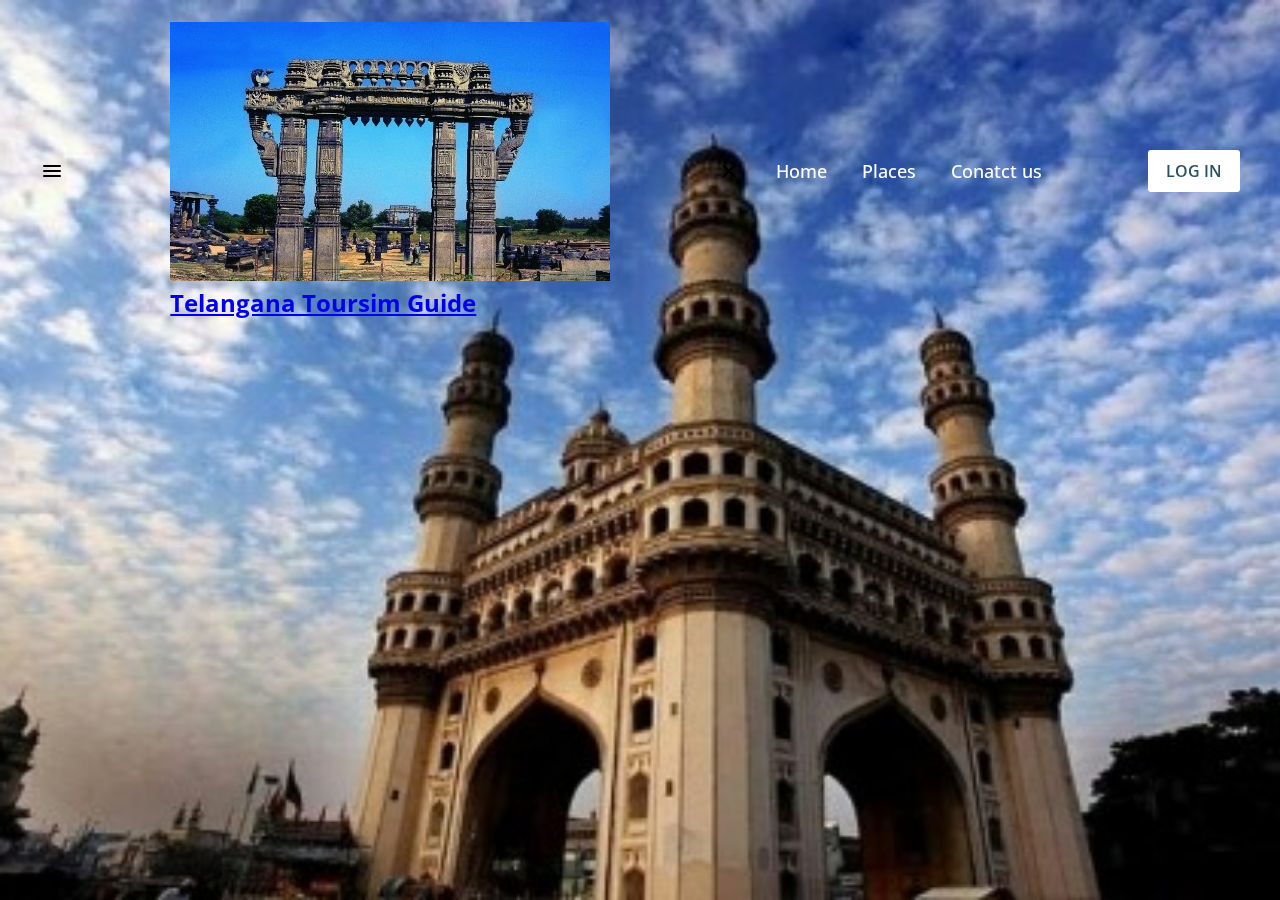
<file: RTSR PROJECT/index.html>
<!DOCTYPE html>
<html lang="en">
    <head>
        <meta charset="UTF-8">
        <meta name="viewport" content="width=device-width, initial-scale=1.0">
        <title>Telangana Toursim Guide</title>
        <link rel="stylesheet" href="https://fonts.googleapis.com/css2?family=Material+Symbols+Rounded:opsz,wght,FILL,GRAD@48,400,0,0">
        <link rel="stylesheet" href="style.css">
        <script src="script.js" defer></script>
    </head>
    <body>
        <header>
          <nav class="navbar">
            <span class="menu-btn material-symbols-rounded">Menu</span>
            <a href="#" calss="logo">
                <img src="logo.jpg" alt="logo">
                <h2>Telangana Toursim Guide</h2>
            </a>
            <ul class="links">
                <span class="close-btn material-symbols-rounded">close</span>
                <li><a href="#">Home</a></li>
                <li><a href="place.html">Places</a></li>
                <li><a href="contact.html">Conatct us</a></li>
                
            </ul>
            <button class="login-btn">LOG IN</button>
          </nav>
        </header>
        <div class="blur-bg-overlay"></div>
        <div class="form-popup">
            <span class="close-btn material-symbols-rounded">close</span>
            <div class="form-box login">
            <div class="form-details">
                <h2>Welcome Back!</h2>
                <p>Please log in using your personal information to stay connected with us.</p>

            </div>
            <div class="form-contact">
                <h2>LOGIN</h2>
                <form action="#">
                    <div class="input-field">
                        <input type="text" required>
                        <label>Email</label>
                    </div>
                    <div class="input-field">
                        <input type="password" required>
                        <label>Password</label>
                    </div>
                    <a href="#" class="forgot-pass">Forgot Password</a>
                    <button type="submit">Log In</button>
                </form>
                <div class="bottom-link">
                    Dont have an account?
                    <a href="#" id="signup-link">Signup</a>
                </div>
            </div>
            </div>
            <div class="form-box signup">
                <div class="form-details">
                    <h2>Create Account</h2>
                    <p>To Become Part of our community,please sign up using your personal information.</p>
    
                </div>
                <div class="form-contact">
                    <h2>SIGNUP</h2>
                    <form action="#">
                        <div class="input-field">
                            <input type="text" required>
                            <label>Enter your email</label>
                        </div>
                        <div class="input-field">
                            <input type="password" required>
                            <label>Create Password</label>
                        </div>
                        <div class="policy-text">
                            <input type="checkbox" id="policy">
                            <label for="policy">
                                I agree the
                                <a href="#">Terms and Conditions</a>
                            </label>
                        </div>
                        <button type="submit">Sign up</button>
                    </form>
                    <div class="bottom-link">
                        Already have an account?
                        <a href="#" id="login-link">Login</a>
                    </div>
                </div>
                </div>
        </div>
    </body>
</html>
</file>
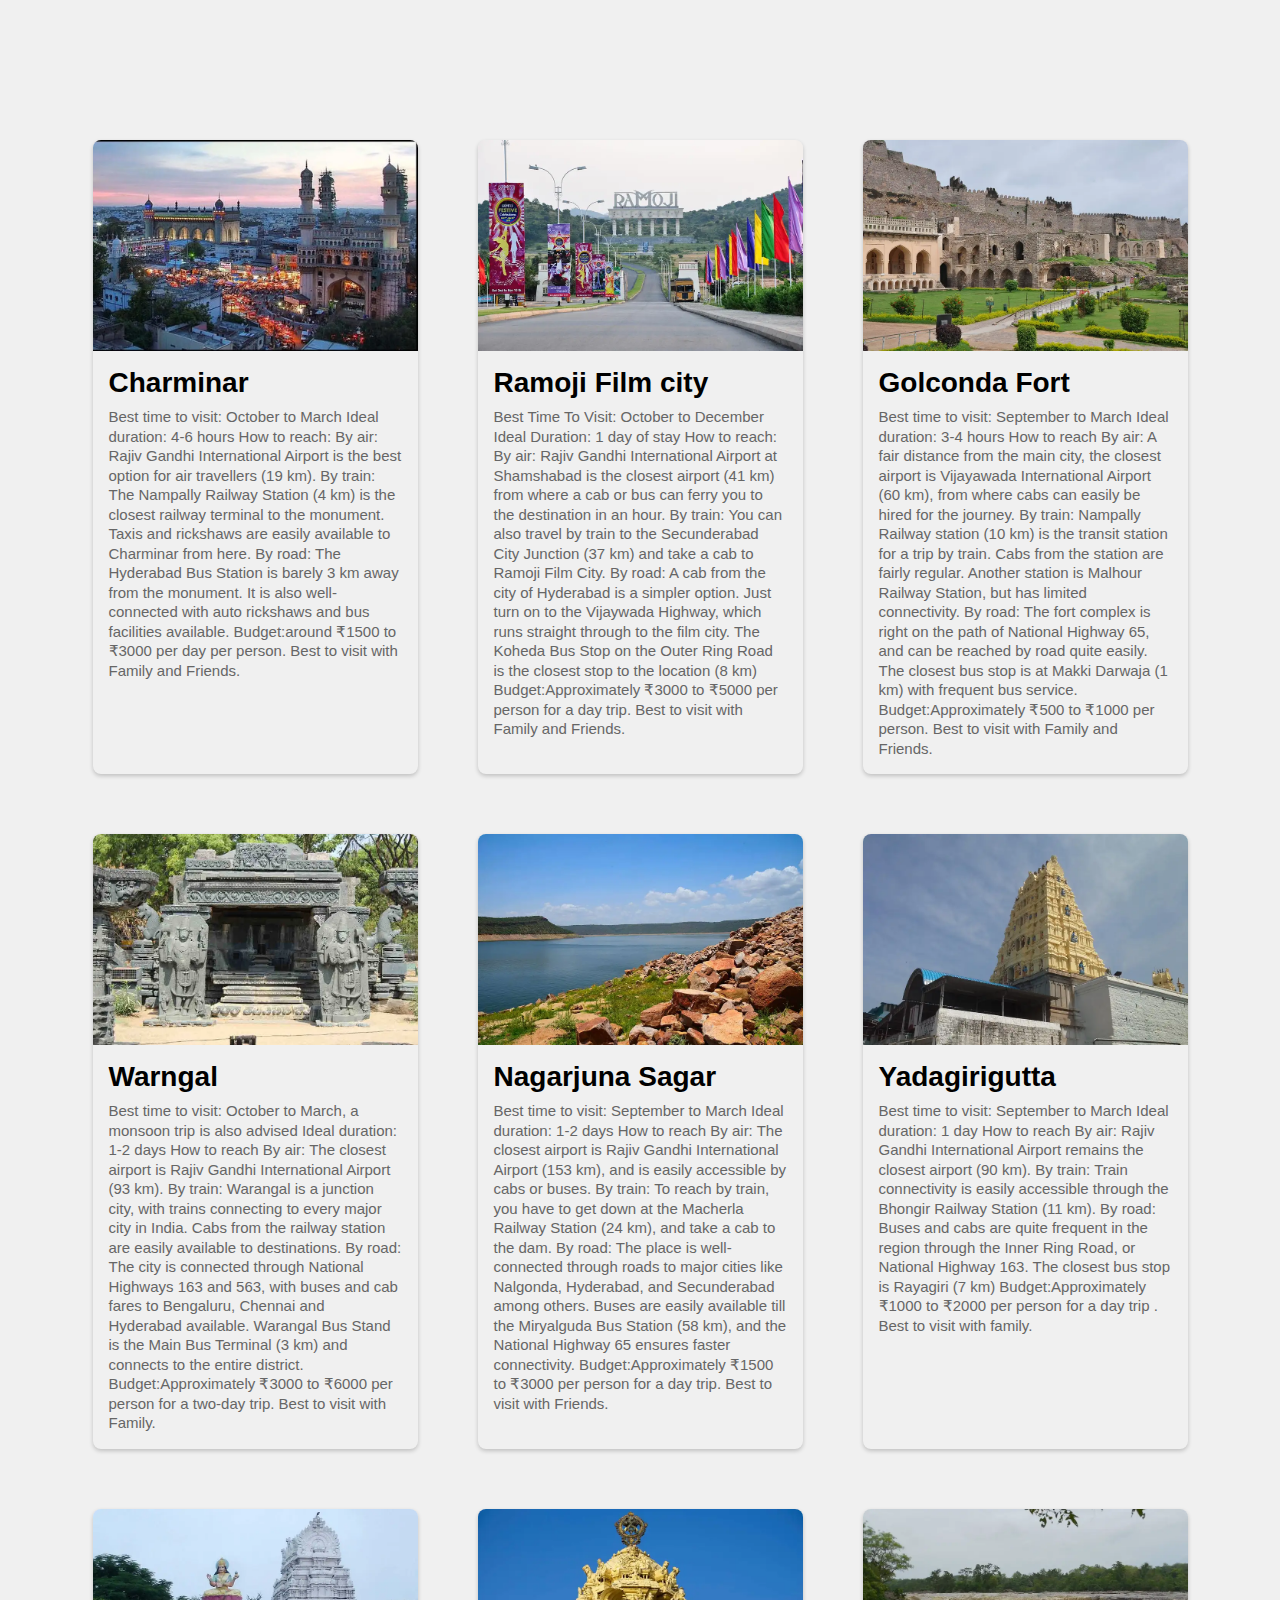
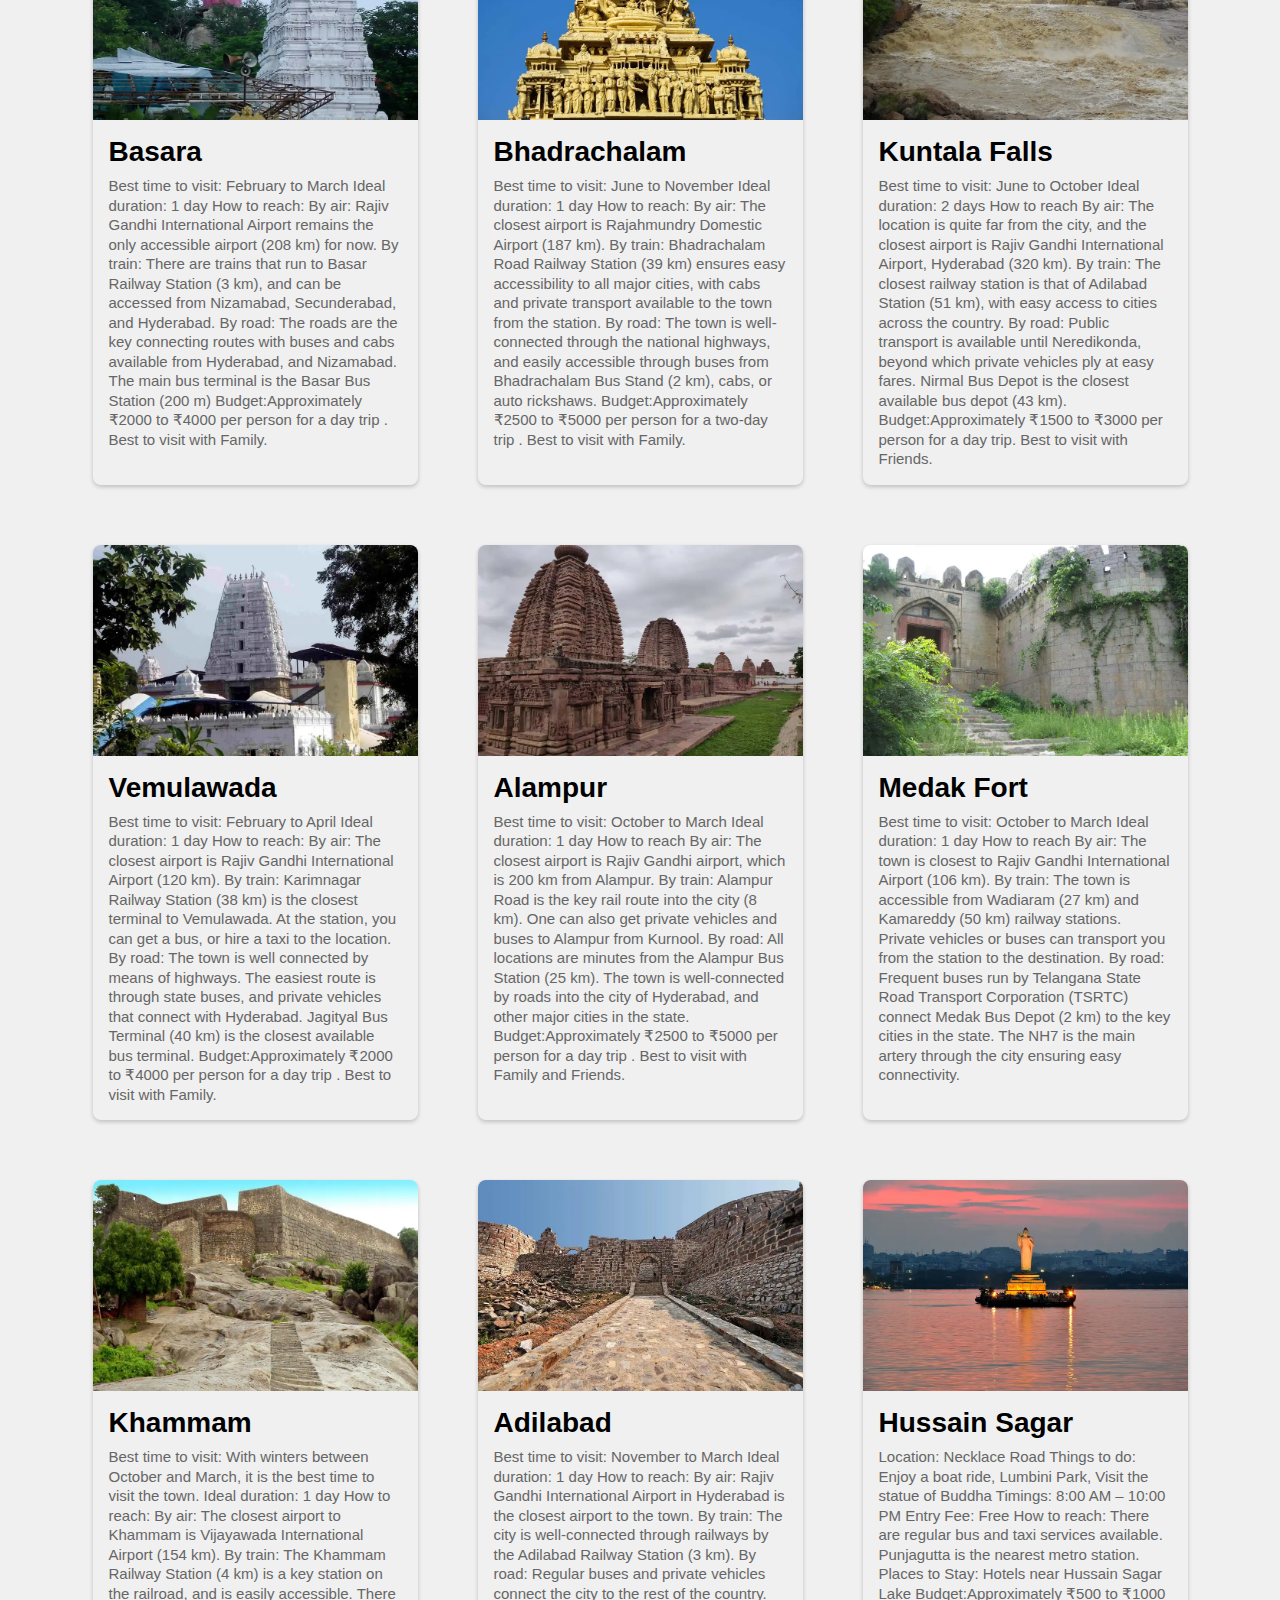
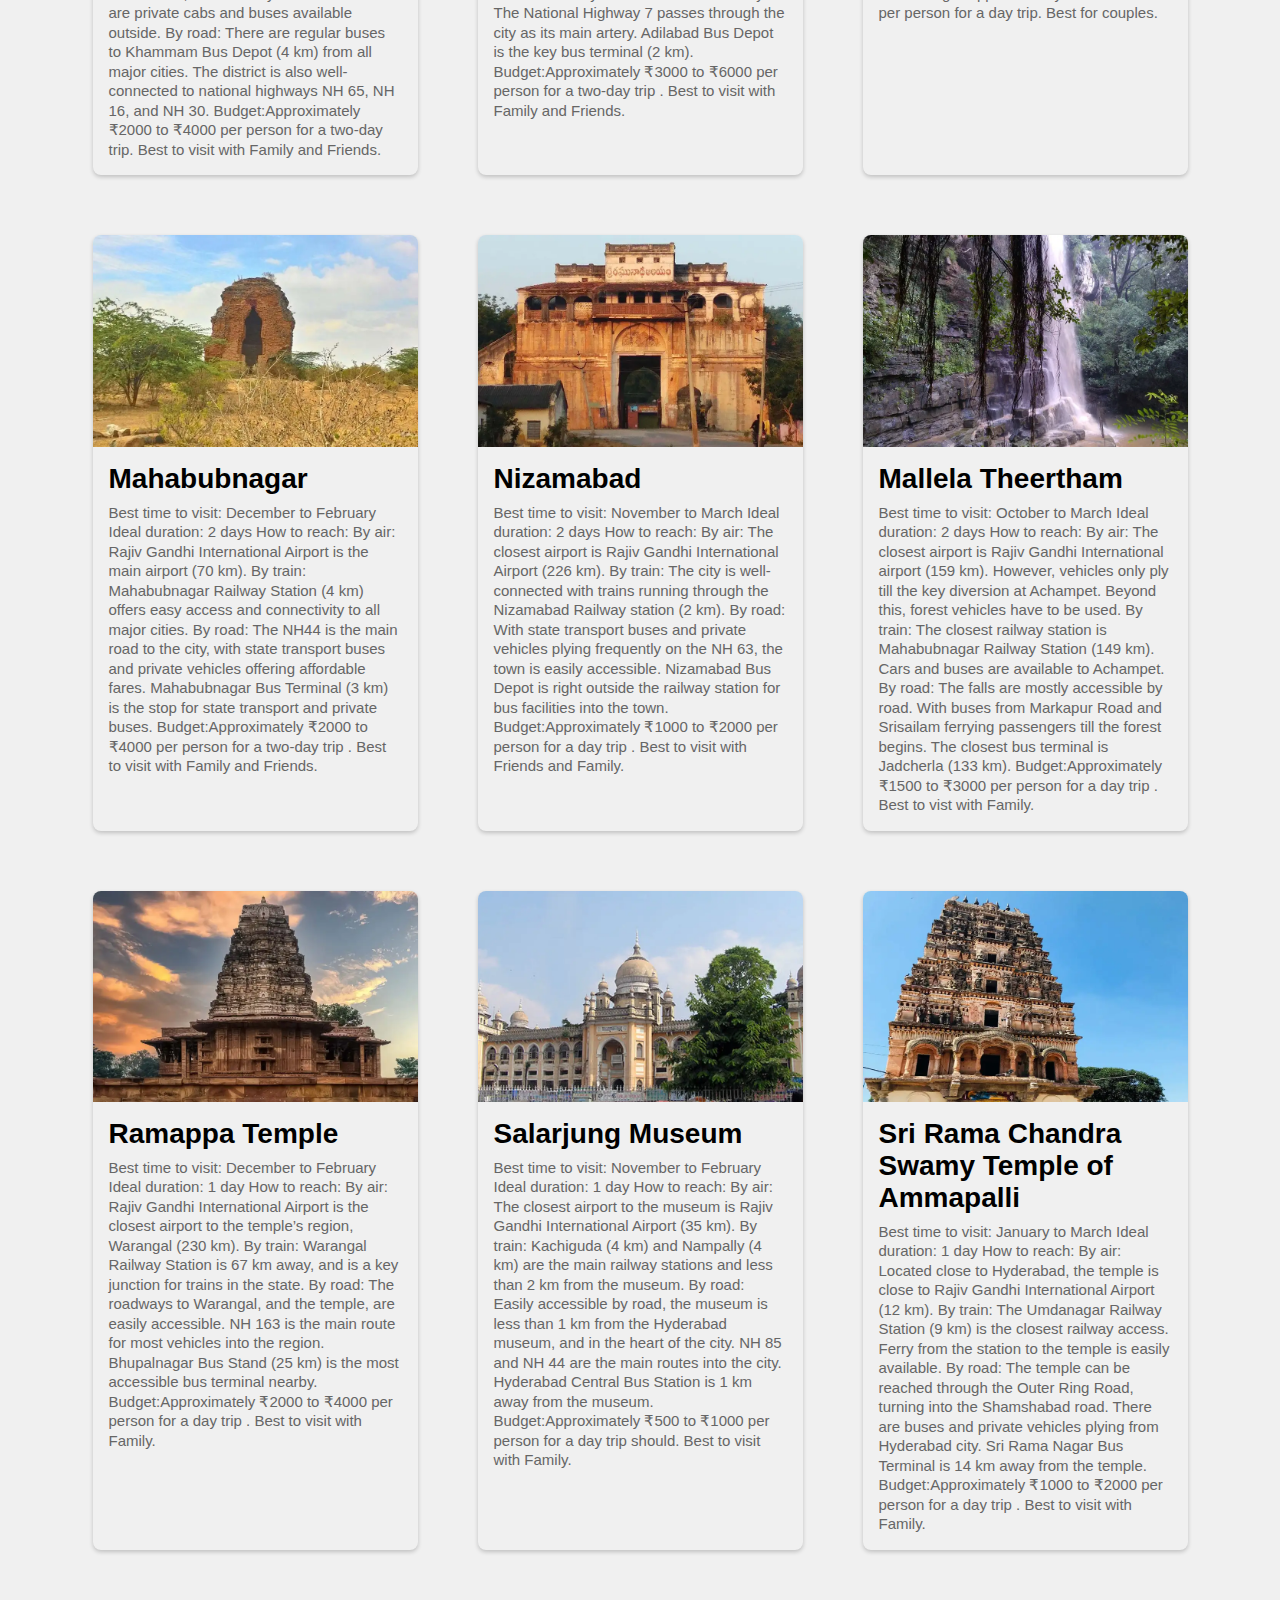
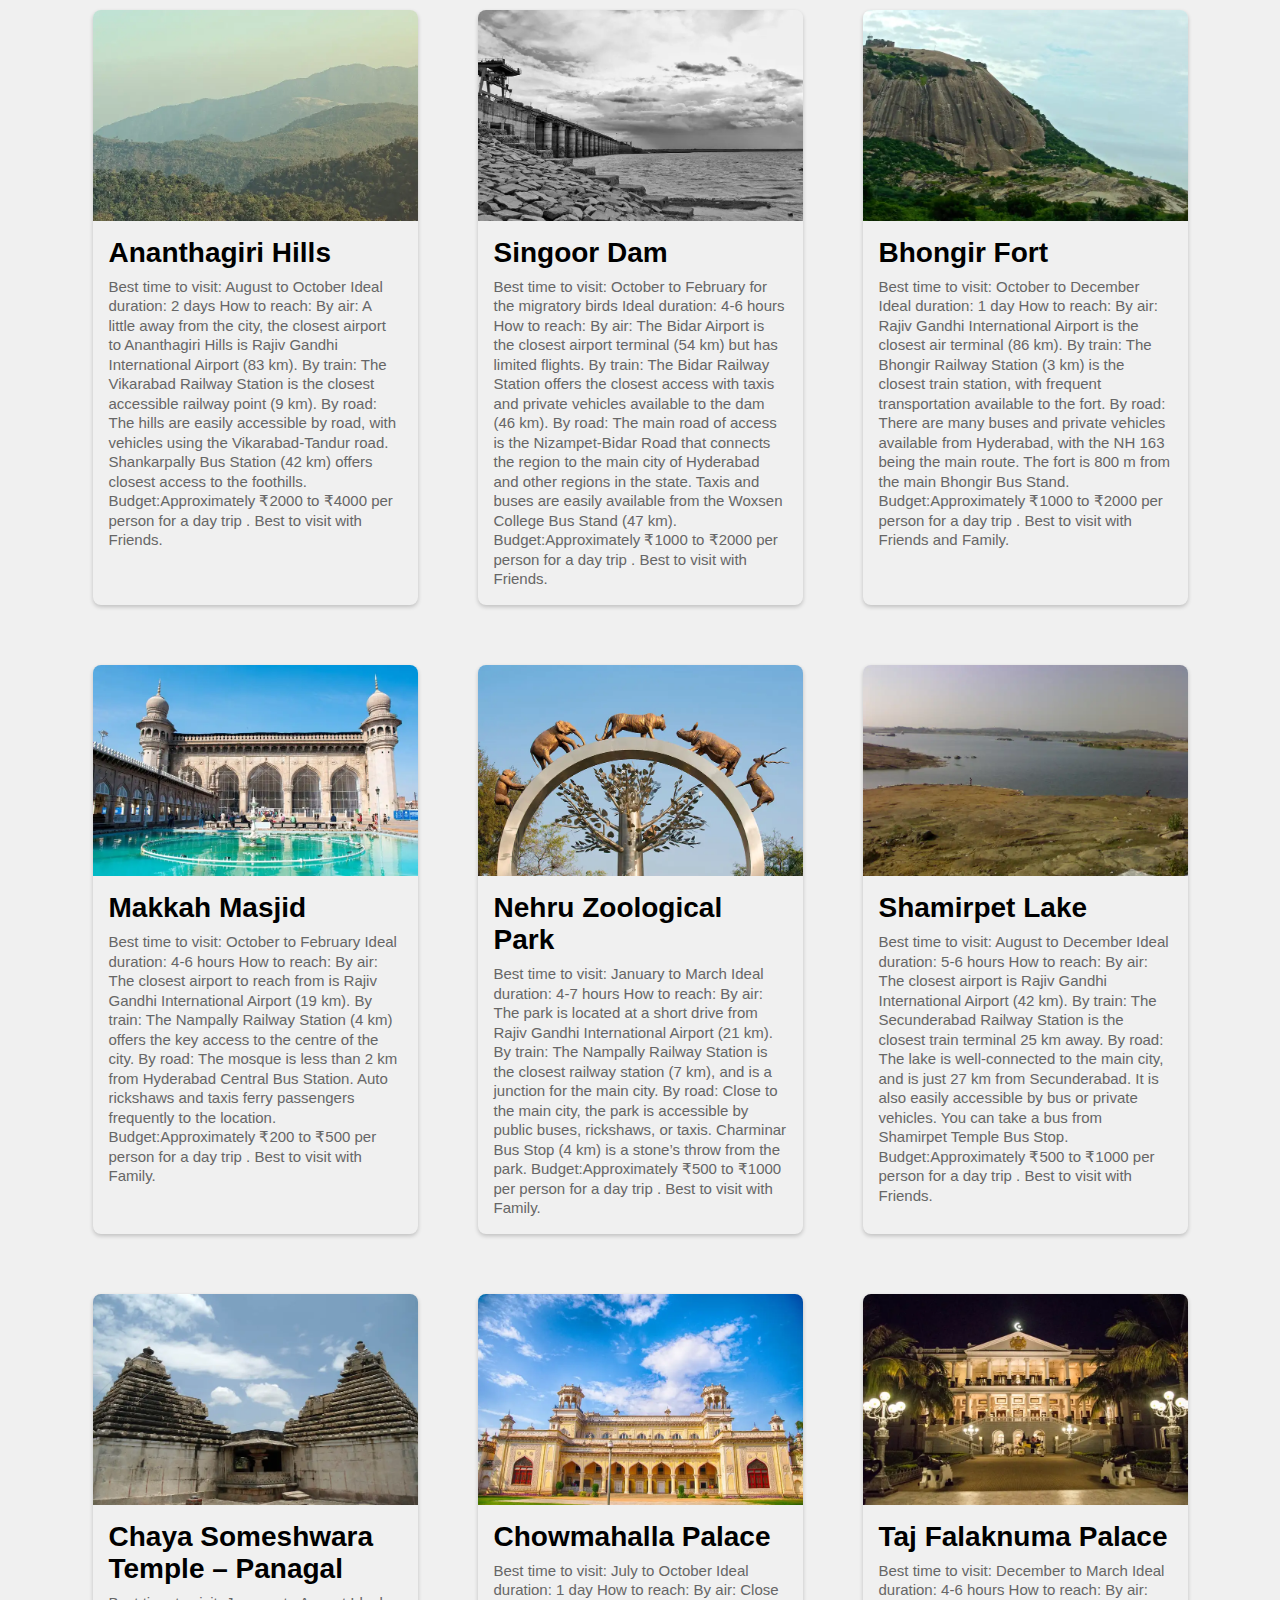
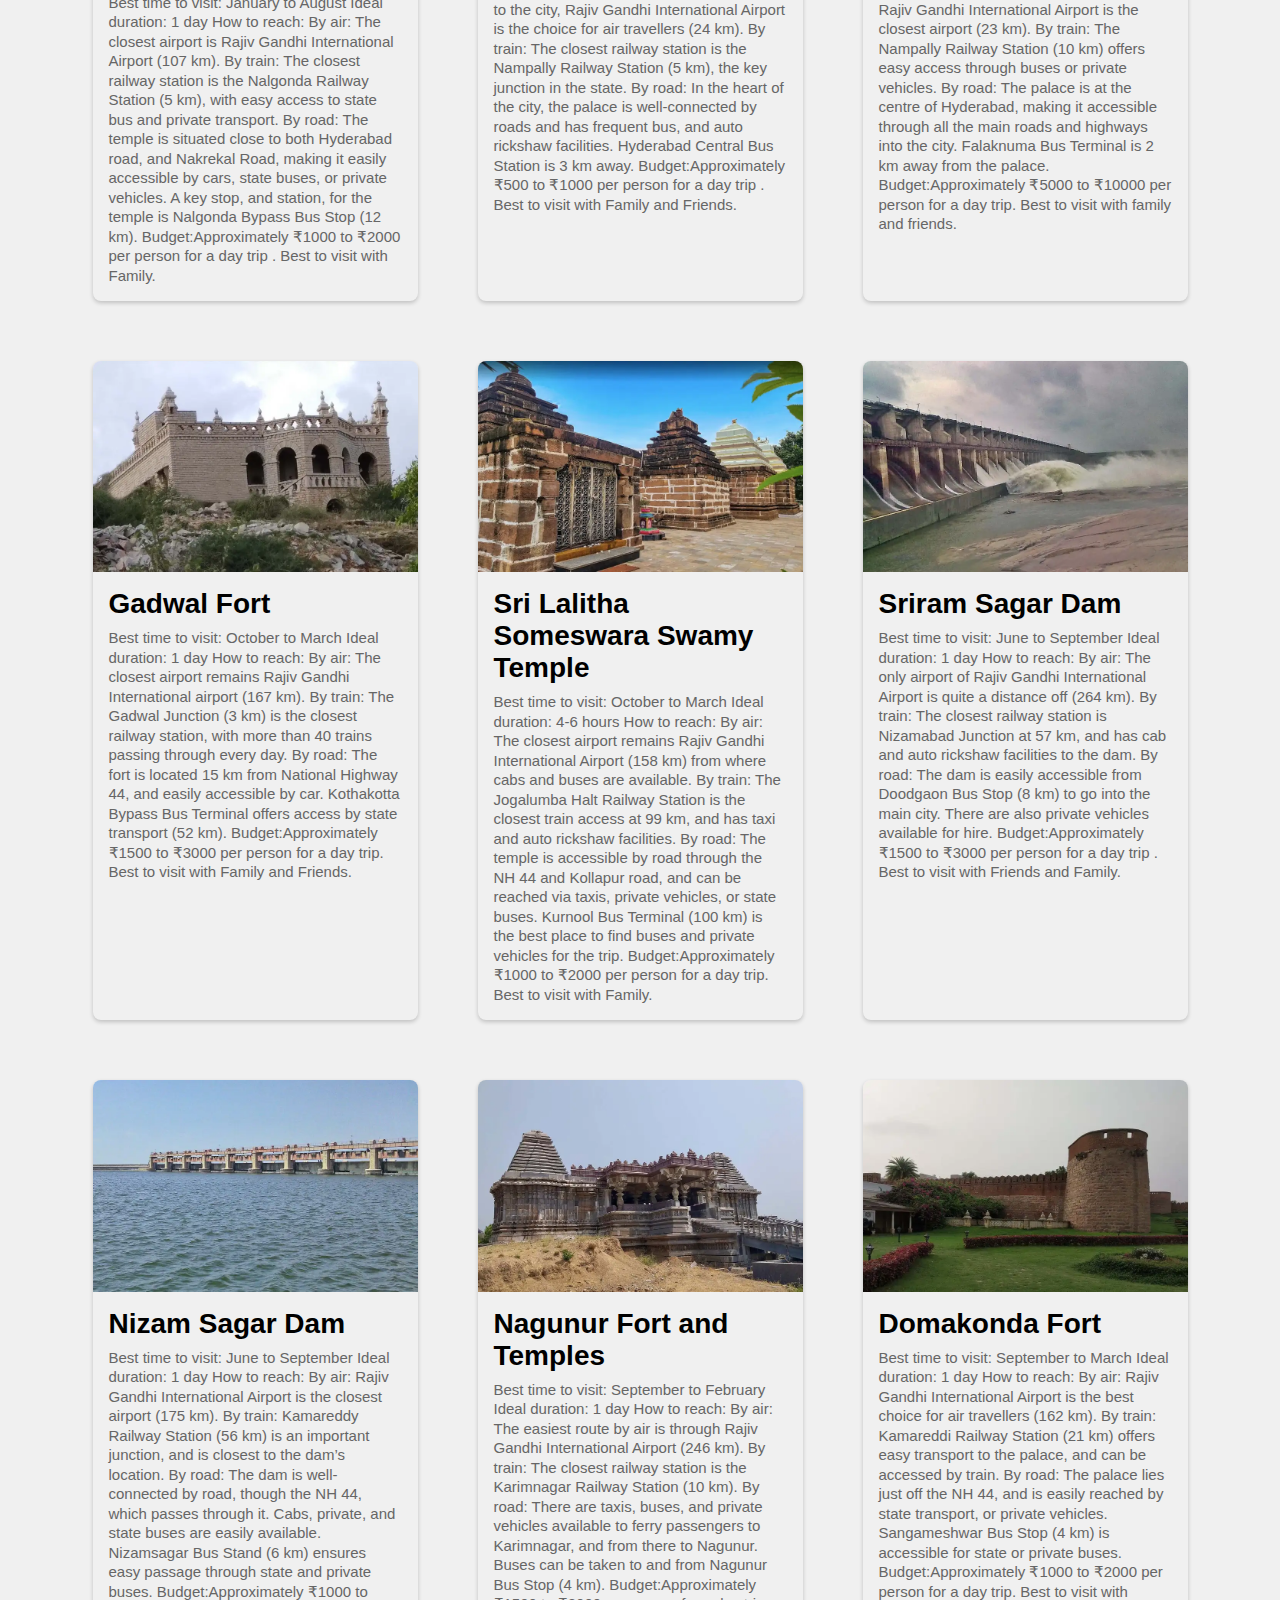
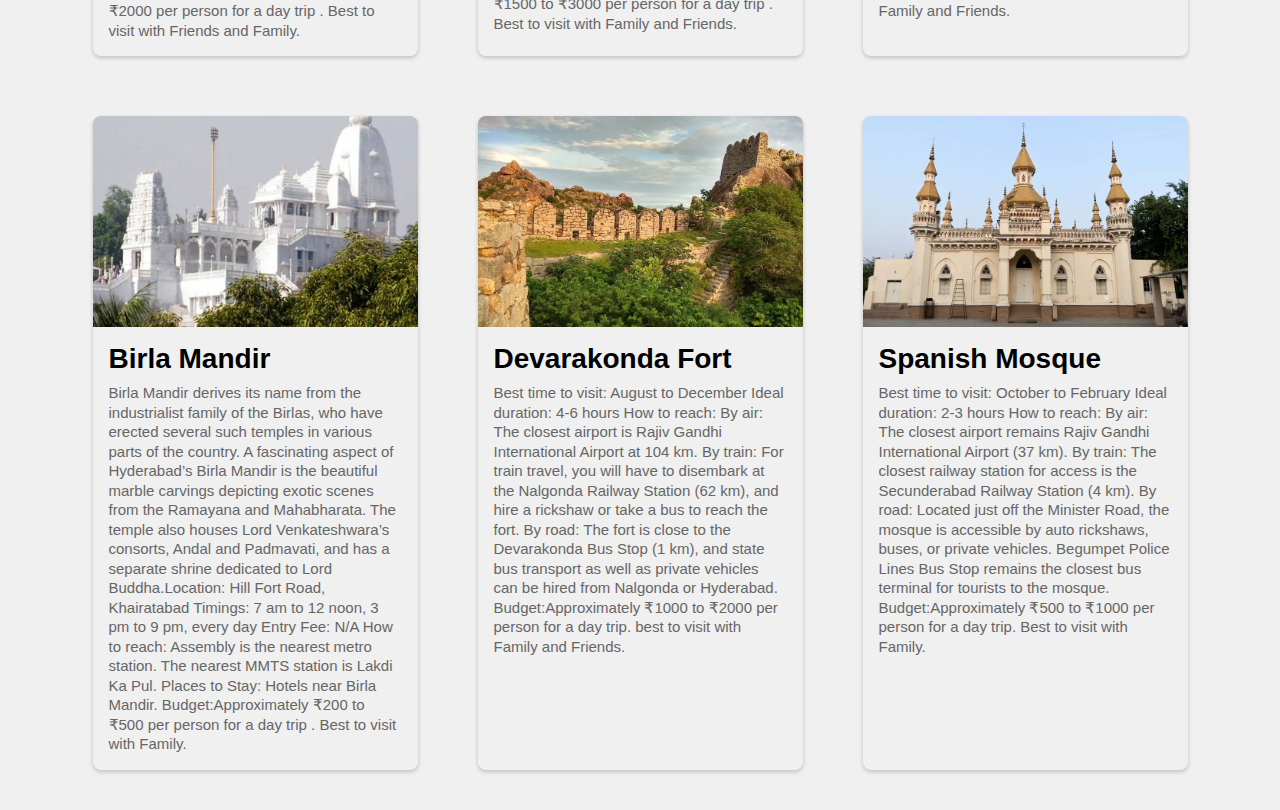
<file: RTSR PROJECT/place.html>
<!DOCTYPE html>
<html lang="en">
    <head>
        <meta charset="UTF-8">
    <title>Places</title>
    <meta name="viewport" content="width=device-width,initial-scale=1.0">
    <link rel="stylesheet" href="style1.css">
 </head>
 <body>
    <div class="card-container">
     <div class="card">
        <img src="25.-Charminar.jpg_cf-webp_w-848_h-551">
        <div class="card-content">
            <h2>Charminar</h2>
            <p>Best time to visit: October to March
                Ideal duration: 4-6 hours 
                How to reach: 
                By air: Rajiv Gandhi International Airport is the best option for air travellers (19 km).
                By train: The Nampally Railway Station (4 km) is the closest railway terminal to the monument. Taxis and rickshaws are easily available to Charminar from here. 
                By road: The Hyderabad Bus Station is barely 3 km away from the monument. It is also well-connected with auto rickshaws and bus facilities available.
                Budget:around ₹1500 to ₹3000 per day per person. 
                Best to visit with Family and Friends.</p>
        </div>
     </div>   
     <div class="card">
        <img src="Ramoji-Film-City.jpg_cf-webp_w-848_h-551">
        <div class="card-content">
            <h2>Ramoji Film city</h2>
            <p>Best Time To Visit: October to December
                Ideal Duration: 1 day of stay 
                How to reach: 
                By air: Rajiv Gandhi International Airport at Shamshabad is the closest airport (41 km) from where a cab or bus can ferry you to the destination in an hour.  
                By train: You can also travel by train to the Secunderabad City Junction (37 km) and take a cab to Ramoji Film City. 
                By road: A cab from the city of Hyderabad is a simpler option. Just turn on to the Vijaywada Highway, which runs straight through to the film city. The Koheda Bus Stop on the Outer Ring Road is the closest stop to the location (8 km)
                Budget:Approximately ₹3000 to ₹5000 per person for a day trip.
                Best to visit with Family and Friends.</p>
        </div>
     </div>  
     <div class="card">
        <img src="Golconda-Fort.jpg_cf-webp_w-848_h-551">
        <div class="card-content">
            <h2>Golconda Fort</h2>
            <p>Best time to visit: September to March  
                Ideal duration: 3-4 hours 
                How to reach 
                By air: A fair distance from the main city, the closest airport is Vijayawada International Airport (60 km), from where cabs can easily be hired for the journey. 
                By train: Nampally Railway station (10 km) is the transit station for a trip by train. Cabs from the station are fairly regular. Another station is Malhour Railway Station, but has limited connectivity.  
                By road: The fort complex is right on the path of National Highway 65, and can be reached by road quite easily. The closest bus stop is at Makki Darwaja (1 km) with frequent bus service.
                Budget:Approximately ₹500 to ₹1000 per person.
                Best to visit with Family and Friends.</p>
        </div>
     </div>  
     <div class="card">
        <img src="warangal.jpg_cf-webp_w-848_h-551">
        <div class="card-content">
            <h2>Warngal</h2>
            <p>Best time to visit: October to March, a monsoon trip is also advised
                Ideal duration: 1-2 days 
                How to reach
                By air:  The closest airport is Rajiv Gandhi International Airport (93 km). 
                By train: Warangal is a junction city, with trains connecting to every major city in India. Cabs from the railway station are easily available to destinations. 
                By road: The city is connected through National Highways 163 and 563, with buses and cab fares to Bengaluru, Chennai and Hyderabad available. Warangal Bus Stand is the Main Bus Terminal (3 km) and connects to the entire district.
                Budget:Approximately ₹3000 to ₹6000 per person for a two-day trip.
                Best to visit with Family. </p>
        </div>
     </div>  
     <div class="card">
        <img src="Nagarjuna-Sagar.jpg_cf-webp_w-848_h-551">
        <div class="card-content">
            <h2>Nagarjuna Sagar</h2>
            <p>Best time to visit: September to March
                Ideal duration: 1-2 days 
                How to reach
                By air: The closest airport is Rajiv Gandhi International Airport (153 km), and is easily accessible by cabs or buses. 
                By train: To reach by train, you have to get down at the Macherla Railway Station (24 km), and take a cab to the dam. 
                By road: The place is well-connected through roads to major cities like Nalgonda, Hyderabad, and Secunderabad among others. Buses are easily available till the Miryalguda Bus Station (58 km), and the National Highway 65 ensures faster connectivity.
                Budget:Approximately ₹1500 to ₹3000 per person for a day trip.
                Best to visit with Friends.</p>
        </div>
     </div>  
     <div class="card">
        <img src="Yadagirigutta_temple_main_Gopuram-1.jpg_cf-webp_w-848_h-551">
        <div class="card-content">
            <h2>Yadagirigutta</h2>
            <p>Best time to visit: September to March 
                Ideal duration: 1 day 
                How to reach 
                By air: Rajiv Gandhi International Airport remains the closest airport (90 km). 
                By train: Train connectivity is easily accessible through the Bhongir Railway Station (11 km). 
                By road: Buses and cabs are quite frequent in the region through the Inner Ring Road, or National Highway 163. The closest bus stop is Rayagiri (7 km)
                Budget:Approximately ₹1000 to ₹2000 per person for a day trip .
                Best to visit with family.</p>
        </div>
     </div>  
     <div class="card">
        <img src="6.-Basara-telangana.jpg_cf-webp_w-848_h-551">
        <div class="card-content">
            <h2>Basara</h2>
            <p>Best time to visit: February to March
                Ideal duration: 1 day
                How to reach:
                By air: Rajiv Gandhi International Airport remains the only accessible airport (208 km) for now. 
                By train: There are trains that run to Basar Railway Station (3 km), and can be accessed from Nizamabad, Secunderabad, and Hyderabad.  
                By road: The roads are the key connecting routes with buses and cabs available from Hyderabad, and Nizamabad. The main bus terminal is the Basar Bus Station (200 m)
                Budget:Approximately ₹2000 to ₹4000 per person for a day trip .
                Best to visit with Family.</p>
        </div>
     </div>  
     <div class="card">
        <img src="Bhadrachalam.jpg_cf-webp_w-848_h-551">
        <div class="card-content">
            <h2>Bhadrachalam</h2>
            <p>Best time to visit: June to November 
                Ideal duration: 1 day
                How to reach: 
                By air: The closest airport is Rajahmundry Domestic Airport (187 km).
                By train: Bhadrachalam Road Railway Station (39 km) ensures easy accessibility to all major cities, with cabs and private transport available to the town from the station. 
                By road: The town is well-connected through the national highways, and easily accessible through buses from Bhadrachalam Bus Stand (2 km), cabs, or auto rickshaws.
                Budget:Approximately ₹2500 to ₹5000 per person for a two-day trip .
                Best to visit with Family. </p>
        </div>
     </div>  
     <div class="card">
        <img src="kuntala.jpg_cf-webp_w-848_h-551">
        <div class="card-content">
            <h2>Kuntala Falls</h2>
            <p>Best time to visit: June to October 
                Ideal duration: 2 days 
                How to reach
                By air: The location is quite far from the city, and the closest airport is Rajiv Gandhi International Airport, Hyderabad (320 km). 
                By train: The closest railway station is that of Adilabad Station (51 km), with easy access to cities across the country. 
                By road: Public transport is available until Neredikonda, beyond which private vehicles ply at easy fares. Nirmal Bus Depot is the closest available bus depot (43 km).
                Budget:Approximately ₹1500 to ₹3000 per person for a day trip.
                Best to visit with Friends.</p>
        </div>
     </div>  
     <div class="card">
        <img src="Vemulawada.jpg_cf-webp_w-848_h-551">
        <div class="card-content">
            <h2>Vemulawada</h2>
            <p>Best time to visit: February to April  
                Ideal duration: 1 day 
                How to reach: 
                By air: The closest airport is Rajiv Gandhi International Airport (120 km).
                By train: Karimnagar Railway Station (38 km) is the closest terminal to Vemulawada. At the station, you can get a bus, or hire a taxi to the location. 
                By road: The town is well connected by means of highways. The easiest route is through state buses, and private vehicles that connect with Hyderabad. Jagityal Bus Terminal (40 km) is the closest available bus terminal.
                Budget:Approximately ₹2000 to ₹4000 per person for a day trip .
                Best to visit with Family.</p>
        </div>
     </div>  
     <div class="card">
        <img src="Alampur.jpg_cf-webp_w-848_h-551">
        <div class="card-content">
            <h2>Alampur</h2>
            <p>Best time to visit: October to March  
                Ideal duration: 1 day
                How to reach
                By air: The closest airport is Rajiv Gandhi airport, which is 200 km from Alampur. 
                By train: Alampur Road is the key rail route into the city (8 km). One can also get private vehicles and buses to Alampur from Kurnool. 
                By road: All locations are minutes from the Alampur Bus Station (25 km). The town is well-connected by roads into the city of Hyderabad, and other major cities in the state.
                Budget:Approximately ₹2500 to ₹5000 per person for a day trip .
                Best to visit with Family and Friends.</p>
        </div>
     </div>  
     <div class="card">
        <img src="Medak.jpg_cf-webp_w-848_h-551">
        <div class="card-content">
            <h2>Medak Fort</h2>
            <p>Best time to visit: October to March 
                Ideal duration: 1 day
                How to reach
                By air: The town is closest to Rajiv Gandhi International Airport (106 km).
                By train: The town is accessible from Wadiaram (27 km) and Kamareddy (50 km) railway stations. Private vehicles or buses can transport you from the station to the destination. 
                By road: Frequent buses run by Telangana State Road Transport Corporation (TSRTC) connect Medak Bus Depot (2 km) to the key cities in the state. The NH7 is the main artery through the city ensuring easy connectivity. </p>
        </div>
     </div>  
     <div class="card">
        <img src="Khammam.jpg_cf-webp_w-848_h-551">
        <div class="card-content">
            <h2>Khammam</h2>
            <p>Best time to visit: With winters between October and March, it is the best time to visit the town.  
                Ideal duration: 1 day 
                How to reach: 
                By air: The closest airport to Khammam is Vijayawada International Airport (154 km).
                By train: The Khammam Railway Station (4 km) is a key station on the railroad, and is easily accessible. There are private cabs and buses available outside. 
                By road:  There are regular buses to Khammam Bus Depot (4 km) from all major cities. The district is also well-connected to national highways NH 65, NH 16, and NH 30.
                Budget:Approximately ₹2000 to ₹4000 per person for a two-day trip.
                Best to visit with Family and Friends. </p>
        </div>
     </div>  
     <div class="card">
        <img src="Adilabad.jpg_cf-webp_w-848_h-551">
        <div class="card-content">
            <h2>Adilabad</h2>
            <p>Best time to visit: November to March 
                Ideal duration: 1 day 
                How to reach:
                By air: Rajiv Gandhi International Airport in Hyderabad is the closest airport to the town. 
                By train: The city is well-connected through railways by the Adilabad Railway Station (3 km). 
                By road: Regular buses and private vehicles connect the city to the rest of the country. The National Highway 7 passes through the city as its main artery. Adilabad Bus Depot is the key bus terminal (2 km).
                Budget:Approximately ₹3000 to ₹6000 per person for a two-day trip .
                Best to visit with Family and Friends. </p>
        </div>
     </div>  
     <div class="card">
        <img src="Hussiansagra.jpg_cf-webp_w-848_h-551">
        <div class="card-content">
            <h2>Hussain Sagar</h2>
            <p>Location: Necklace Road
                Things to do: Enjoy a boat ride, Lumbini Park, Visit the statue of Buddha
                Timings: 8:00 AM – 10:00 PM
                Entry Fee: Free
                How to reach: There are regular bus and taxi services available. Punjagutta is the nearest metro station.
                Places to Stay: Hotels near Hussain Sagar Lake
                Budget:Approximately ₹500 to ₹1000 per person for a day trip.
                Best for couples.</p>
        </div>
     </div>  
     <div class="card">
        <img src="Mahabubnagar.jpg_cf-webp_w-848_h-551">
        <div class="card-content">
            <h2>Mahabubnagar</h2>
            <p>Best time to visit: December to February 
                Ideal duration: 2 days 
                How to reach: 
                By air: Rajiv Gandhi International Airport is the main airport (70 km). 
                By train: Mahabubnagar Railway Station (4 km) offers easy access and connectivity to all major cities. 
                By road: The NH44 is the main road to the city, with state transport buses and private vehicles offering affordable fares. Mahabubnagar Bus Terminal (3 km) is the stop for state transport and private buses.
                Budget:Approximately ₹2000 to ₹4000 per person for a two-day trip .
                Best to visit with Family and Friends.</p>
        </div>
     </div>  
     <div class="card">
        <img src="15.-nizamabad-fort-telangana.jpg_cf-webp_w-848_h-551">
        <div class="card-content">
            <h2>Nizamabad</h2>
            <p>Best time to visit: November to March 
                Ideal duration: 2 days
                How to reach: 
                By air: The closest airport is Rajiv Gandhi International Airport (226 km).
                By train: The city is well-connected with trains running through the Nizamabad Railway station (2 km). 
                By road: With state transport buses and private vehicles plying frequently on the NH 63, the town is easily accessible. Nizamabad Bus Depot is right outside the railway station for bus facilities into the town. 
                Budget:Approximately ₹1000 to ₹2000 per person for a day trip .
                Best to visit with Friends and Family. </p>
        </div>
     </div>  
     <div class="card">
        <img src="Mallela.jpg_cf-webp_w-848_h-551">
        <div class="card-content">
            <h2>Mallela Theertham</h2>
            <p>Best time to visit: October to March 
                Ideal duration: 2 days 
                How to reach: 
                By air: The closest airport is Rajiv Gandhi International airport (159 km). However, vehicles only ply till the key diversion at Achampet. Beyond this, forest vehicles have to be used. 
                By train: The closest railway station is Mahabubnagar Railway Station (149 km). Cars and buses are available to Achampet. 
                By road: The falls are mostly accessible by road. With buses from Markapur Road and Srisailam ferrying passengers till the forest begins. The closest bus terminal is Jadcherla (133 km).
                Budget:Approximately ₹1500 to ₹3000 per person for a day trip .
                Best to vist with Family.</p>
        </div>
     </div>  
     <div class="card">
        <img src="Ramappa-Temple.jpg_cf-webp_w-848_h-551">
        <div class="card-content">
            <h2>Ramappa Temple</h2>
            <p>Best time to visit: December to February 
                Ideal duration: 1 day 
                How to reach: 
                By air: Rajiv Gandhi International Airport is the closest airport to the temple’s region, Warangal (230 km).
                By train: Warangal Railway Station is 67 km away, and is a key junction for trains in the state. 
                By road: The roadways to Warangal, and the temple, are easily accessible. NH 163 is the main route for most vehicles into the region. Bhupalnagar Bus Stand (25 km) is the most accessible bus terminal nearby.
                Budget:Approximately ₹2000 to ₹4000 per person for a day trip .
                Best to visit with Family. </p>
        </div>
     </div>  
     <div class="card">
        <img src="19.-Salarjung-Museum.jpg_cf-webp_w-848_h-551">
        <div class="card-content">
            <h2>Salarjung Museum</h2>
            <p>Best time to visit: November to February
                Ideal duration: 1 day 
                How to reach: 
                By air: The closest airport to the museum is Rajiv Gandhi International Airport (35 km).
                By train: Kachiguda (4 km) and Nampally (4 km) are the main railway stations and less than 2 km from the museum. 
                By road: Easily accessible by road, the museum is less than 1 km from the Hyderabad museum, and in the heart of the city. NH 85 and NH 44 are the main routes into the city. Hyderabad Central Bus Station is 1 km away from the museum.
                Budget:Approximately ₹500 to ₹1000 per person for a day trip should.
                Best to visit with Family.</p>
        </div>
     </div>  
     <div class="card">
        <img src="20.-sri-rama-chandra-swamy-temple-ammapali.jpg_cf-webp_w-848_h-551">
        <div class="card-content">
            <h2>Sri Rama Chandra Swamy Temple of Ammapalli</h2>
            <p>Best time to visit: January to March 
                Ideal duration: 1 day 
                How to reach: 
                By air: Located close to Hyderabad, the temple is close to Rajiv Gandhi International Airport (12 km). 
                By train: The Umdanagar Railway Station (9 km) is the closest railway access. Ferry from the station to the temple is easily available. 
                By road: The temple can be reached through the Outer Ring Road, turning into the Shamshabad road. There are buses and private vehicles plying from Hyderabad city. Sri Rama Nagar Bus Terminal is 14 km away from the temple.
                Budget:Approximately ₹1000 to ₹2000 per person for a day trip .
                Best to visit with Family.</p>
        </div>
     </div>  
     <div class="card">
        <img src="Ananthagiri-Hills.jpg_cf-webp_w-848_h-551">
        <div class="card-content">
            <h2>Ananthagiri Hills</h2>
            <p>Best time to visit: August to October
                Ideal duration: 2 days 
                How to reach: 
                By air: A little away from the city, the closest airport to Ananthagiri Hills is Rajiv Gandhi International Airport (83 km). 
                By train: The Vikarabad Railway Station is the closest accessible railway point (9 km). 
                By road: The hills are easily accessible by road, with vehicles using the Vikarabad-Tandur road. Shankarpally Bus Station (42 km) offers closest access to the foothills.
                Budget:Approximately ₹2000 to ₹4000 per person for a day trip .
                Best to visit with Friends.</p>
        </div>
     </div>  
     <div class="card">
        <img src="23.-Singur-Dam-telangana.jpg_cf-webp_w-848_h-551">
        <div class="card-content">
            <h2>Singoor Dam</h2>
            <p>Best time to visit: October to February for the migratory birds 
                Ideal duration: 4-6 hours 
                How to reach: 
                By air: The Bidar Airport is the closest airport terminal (54 km) but has limited flights. 
                By train: The Bidar Railway Station offers the closest access with taxis and private vehicles available to the dam (46 km).
                By road: The main road of access is the Nizampet-Bidar Road that connects the region to the main city of Hyderabad and other regions in the state. Taxis and buses are easily available from the Woxsen College Bus Stand (47 km).
                Budget:Approximately ₹1000 to ₹2000 per person for a day trip .
                Best to visit with Friends.</p>
        </div>
     </div>  
     <div class="card">
        <img src="BHONGIR FORT.jpg_cf-webp_w-848_h-551">
        <div class="card-content">
            <h2>Bhongir Fort</h2>
            <p>Best time to visit:  October to December 
                Ideal duration: 1 day 
                How to reach: 
                By air: Rajiv Gandhi International Airport is the closest air terminal (86 km). 
                By train: The Bhongir Railway Station (3 km) is the closest train station, with frequent transportation available to the fort. 
                By road: There are many buses and private vehicles available from Hyderabad, with the NH 163 being the main route. The fort is 800 m from the main Bhongir Bus Stand. 
                Budget:Approximately ₹1000 to ₹2000 per person for a day trip .
                Best to visit with Friends and Family.</p>
        </div>
     </div>  
     <div class="card">
        <img src="26-.Makkah-masjid.jpg_cf-webp_w-848_h-551">
        <div class="card-content">
            <h2>Makkah Masjid</h2>
            <p>Best time to visit: October to February  
                Ideal duration: 4-6 hours 
                How to reach: 
                By air: The closest airport to reach from is Rajiv Gandhi International Airport (19 km).
                By train: The Nampally Railway Station (4 km) offers the key access to the centre of the city. 
                By road: The mosque is less than 2 km from Hyderabad Central Bus Station. Auto rickshaws and taxis ferry passengers frequently to the location.
                Budget:Approximately ₹200 to ₹500 per person for a day trip .
                Best to visit with Family.</p>
        </div>
     </div>  
     <div class="card">
        <img src="Nehru-Zoological-Park.jpg_cf-webp_w-848_h-551">
        <div class="card-content">
            <h2>Nehru Zoological Park</h2>
            <p>Best time to visit: January to March 
                Ideal duration: 4-7 hours 
                How to reach: 
                By air: The park is located at a short drive from Rajiv Gandhi International Airport (21 km). 
                By train: The Nampally Railway Station is the closest railway station (7 km), and is a junction for the main city.  
                By road: Close to the main city, the park is accessible by public buses, rickshaws, or taxis. Charminar Bus Stop (4 km) is a stone’s throw from the park.
                Budget:Approximately ₹500 to ₹1000 per person for a day trip .
                Best to visit with Family.</p>
        </div>
     </div>  
     <div class="card">
        <img src="Shamirpet-Lake.jpg_cf-webp_w-848_h-551">
        <div class="card-content">
            <h2>Shamirpet Lake</h2>
            <p>Best time to visit: August to December 
                Ideal duration: 5-6 hours 
                How to reach: 
                By air: The closest airport is Rajiv Gandhi International Airport (42 km). 
                By train: The Secunderabad Railway Station is the closest train terminal 25 km away. 
                By road: The lake is well-connected to the main city, and is just 27 km from Secunderabad. It is also easily accessible by bus or private vehicles. You can take a bus from Shamirpet Temple Bus Stop.
                Budget:Approximately ₹500 to ₹1000 per person for a day trip .
                Best to visit with Friends.</p>
        </div>
     </div>  
     <div class="card">
        <img src="32.-Chaya-Someshwara-Temple-panagal.jpg_cf-webp_w-848_h-551">
        <div class="card-content">
            <h2>Chaya Someshwara Temple – Panagal</h2>
            <p>Best time to visit: January to August 
                Ideal duration: 1 day
                How to reach: 
                By air: The closest airport is Rajiv Gandhi International Airport (107 km). 
                By train: The closest railway station is the Nalgonda Railway Station (5 km), with easy access to state bus and private transport. 
                By road: The temple is situated close to both Hyderabad road, and Nakrekal Road, making it easily accessible by cars, state buses, or private vehicles. A key stop, and station, for the temple is Nalgonda Bypass Bus Stop (12 km).
                Budget:Approximately ₹1000 to ₹2000 per person for a day trip .
                Best to visit with Family.</p>
        </div>
     </div>  
     <div class="card">
        <img src="Chowmallal palace.jpg_cf-webp_w-848_h-551">
        <div class="card-content">
            <h2> Chowmahalla Palace</h2>
            <p>Best time to visit: July to October  
                Ideal duration: 1 day 
                How to reach: 
                By air: Close to the city, Rajiv Gandhi International Airport is the choice for air travellers (24 km). 
                By train: The closest railway station is the Nampally Railway Station (5 km), the key junction in the state. 
                By road: In the heart of the city, the palace is well-connected by roads and has frequent bus, and auto rickshaw facilities. Hyderabad Central Bus Station is 3 km away.
                Budget:Approximately ₹500 to ₹1000 per person for a day trip .
                Best to visit with Family and Friends.</p>
        </div>
     </div>  
     <div class="card">
        <img src="37.-Taj-Falaknuma-Palace.jpg_cf-webp_w-848_h-551">
        <div class="card-content">
            <h2>Taj Falaknuma Palace</h2>
            <p>Best time to visit: December to March  
                Ideal duration: 4-6 hours 
                How to reach: 
                By air: Rajiv Gandhi International Airport is the closest airport (23 km). 
                By train: The Nampally Railway Station (10 km) offers easy access through buses or private vehicles. 
                By road: The palace is at the centre of Hyderabad, making it accessible through all the main roads and highways into the city. Falaknuma Bus Terminal is 2 km away from the palace. 
                Budget:Approximately ₹5000 to ₹10000 per person for a day trip.
                Best to visit with family and friends.</p>
        </div>
     </div>  
     <div class="card">
        <img src="38.-Gadwal-fort-telangana.jpg_cf-webp_w-848_h-551">
        <div class="card-content">
            <h2>Gadwal Fort</h2>
            <p>Best time to visit: October to March 
                Ideal duration: 1 day
                How to reach: 
                By air: The closest airport remains Rajiv Gandhi International airport (167 km).  
                By train: The Gadwal Junction (3 km) is the closest railway station, with more than 40 trains passing through every day. 
                By road: The fort is located 15 km from National Highway 44, and easily accessible by car. Kothakotta Bypass Bus Terminal offers access by state transport (52 km).
                Budget:Approximately ₹1500 to ₹3000 per person for a day trip.
                Best to visit with Family and Friends.</p>
        </div>
     </div>  
     <div class="card">
        <img src="38-Sri-Lalitha-Someswara-Swamy-Temple.jpg_cf-webp_w-848_h-551">
        <div class="card-content">
            <h2>Sri Lalitha Someswara Swamy Temple</h2>
            <p>Best time to visit: October to March  
                Ideal duration: 4-6 hours 
                How to reach: 
                By air: The closest airport remains Rajiv Gandhi International Airport (158 km) from where cabs and buses are available. 
                By train: The Jogalumba Halt Railway Station is the closest train access at 99 km, and has taxi and auto rickshaw facilities. 
                By road: The temple is accessible by road through the NH 44 and Kollapur road, and can be reached via taxis, private vehicles, or state buses. Kurnool Bus Terminal (100 km) is the best place to find buses and private vehicles for the trip.
                Budget:Approximately ₹1000 to ₹2000 per person for a day trip.
                Best to visit with Family.</p>
        </div>
     </div>
     <div class="card">
        <img src="41.-Sriram-Sagar-Dam.jpg_cf-webp_w-848_h-551">
        <div class="card-content">
            <h2>Sriram Sagar Dam</h2>
            <p>Best time to visit: June to September 
                Ideal duration: 1 day 
                How to reach: 
                By air: The only airport of Rajiv Gandhi International Airport is quite a distance off (264 km). 
                By train: The closest railway station is Nizamabad Junction at 57 km, and has cab and auto rickshaw facilities to the dam. 
                By road: The dam is easily accessible from Doodgaon Bus Stop (8 km) to go into the main city. There are also private vehicles available for hire.
                Budget:Approximately ₹1500 to ₹3000 per person for a day trip .
                Best to visit with Friends and Family. </p>
        </div>
     </div> 
     <div class="card">
        <img src="42.-Nizam-Sagar-Dam.jpg_cf-webp_w-848_h-551">
        <div class="card-content">
            <h2>Nizam Sagar Dam</h2>
            <p>Best time to visit: June to September 
                Ideal duration: 1 day 
                How to reach: 
                By air: Rajiv Gandhi International Airport is the closest airport (175 km).
                By train: Kamareddy Railway Station (56 km) is an important junction, and is closest to the dam’s location. 
                By road: The dam is well-connected by road, though the NH 44, which passes through it. Cabs, private, and state buses are easily available. Nizamsagar Bus Stand (6 km) ensures easy passage through state and private buses.
                Budget:Approximately ₹1000 to ₹2000 per person for a day trip .
                Best to visit with Friends and Family.</p>
        </div>
     </div> 
     <div class="card">
        <img src="44.-Nagunur-Fort-and-temple.jpg_cf-webp_w-848_h-551">
        <div class="card-content">
            <h2>Nagunur Fort and Temples</h2>
            <p>Best time to visit: September to February  
                Ideal duration: 1 day 
                How to reach: 
                By air: The easiest route by air is through Rajiv Gandhi International Airport (246 km). 
                By train: The closest railway station is the Karimnagar Railway Station (10 km). 
                By road: There are taxis, buses, and private vehicles available to ferry passengers to Karimnagar, and from there to Nagunur. Buses can be taken to and from Nagunur Bus Stop (4 km).
                Budget:Approximately ₹1500 to ₹3000 per person for a day trip .
                Best to visit with Family and Friends.</p>
        </div>
     </div> 
     <div class="card">
        <img src="43.-Domakonda-Fort.jpg_cf-webp_w-848_h-551">
        <div class="card-content">
            <h2>Domakonda Fort</h2>
            <p>Best time to visit: September to March 
                Ideal duration: 1 day 
                How to reach: 
                By air: Rajiv Gandhi International Airport is the best choice for air travellers (162 km). 
                By train: Kamareddi Railway Station (21 km) offers easy transport to the palace, and can be accessed by train. 
                By road: The palace lies just off the NH 44, and is easily reached by state transport, or private vehicles. Sangameshwar Bus Stop (4 km) is accessible for state or private buses.
                Budget:Approximately ₹1000 to ₹2000 per person for a day trip.
                Best to visit with Family and Friends.</p>
        </div>
     </div> 
     <div class="card">
        <img src="Birla-Mandir-1.jpg_cf-webp_w-848_h-551">
        <div class="card-content">
            <h2>Birla Mandir</h2>
            <p>Birla Mandir derives its name from the industrialist family of the Birlas, who have erected several such temples in various parts of the country. A fascinating aspect of Hyderabad’s Birla Mandir is the beautiful marble carvings depicting exotic scenes from the Ramayana and Mahabharata. The temple also houses Lord Venkateshwara’s consorts, Andal and Padmavati, and has a separate shrine dedicated to Lord Buddha.Location: Hill Fort Road, Khairatabad
                Timings: 7 am to 12 noon, 3 pm to 9 pm, every day
                Entry Fee: N/A
                How to reach: Assembly is the nearest metro station. The nearest MMTS station is Lakdi Ka Pul.
                Places to Stay: Hotels near Birla Mandir.
                Budget:Approximately ₹200 to ₹500 per person for a day trip .
                Best to visit with Family.</p>
        </div>
     </div> 
     <div class="card">
        <img src="30.-Devarakonda-Fort-telangana.jpg_cf-webp_w-848_h-551">
        <div class="card-content">
            <h2>Devarakonda Fort</h2>
            <p>Best time to visit: August to December
                Ideal duration: 4-6 hours 
                How to reach: 
                By air: The closest airport is Rajiv Gandhi International Airport at 104 km. 
                By train: For train travel, you will have to disembark at the Nalgonda Railway Station (62 km), and hire a rickshaw or take a bus to reach the fort. 
                By road: The fort is close to the Devarakonda Bus Stop (1 km), and state bus transport as well as private vehicles can be hired from Nalgonda or Hyderabad.
                Budget:Approximately ₹1000 to ₹2000 per person for a day trip.
                best to visit with Family and Friends.</p>
        </div>
     </div> 
     <div class="card">
        <img src="29.-spanish-mosque.jpg_cf-webp_w-848_h-551">
        <div class="card-content">
            <h2>Spanish Mosque</h2>
            <p>Best time to visit: October to February 
                Ideal duration: 2-3 hours 
                How to reach: 
                By air: The closest airport remains Rajiv Gandhi International Airport (37 km). 
                By train: The closest railway station for access is the Secunderabad Railway Station (4 km). 
                By road: Located just off the Minister Road, the mosque is accessible by auto rickshaws, buses, or private vehicles. Begumpet Police Lines Bus Stop remains the closest bus terminal for tourists to the mosque.
                Budget:Approximately ₹500 to ₹1000 per person for a day trip.
                Best to visit with Family. </p>
        </div>
     </div> 


    </div>
 </body>

</html>
</file>
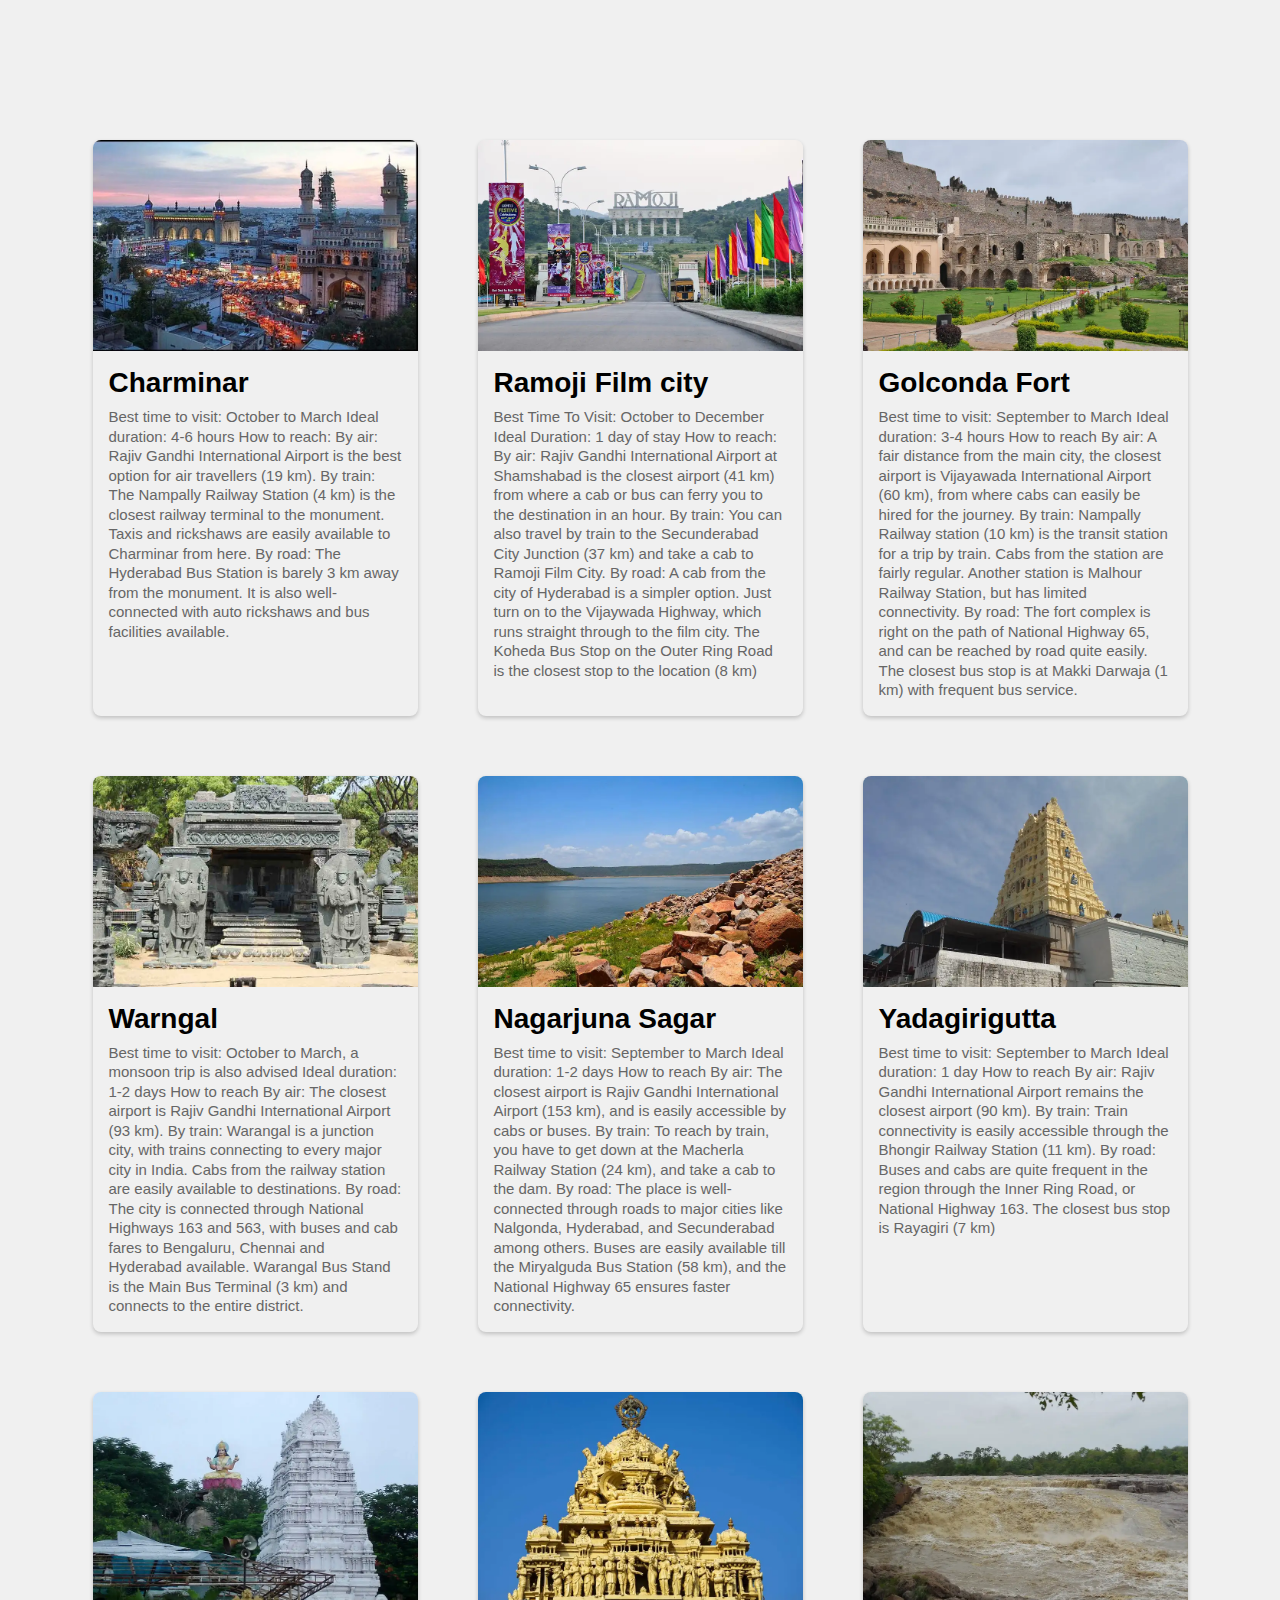
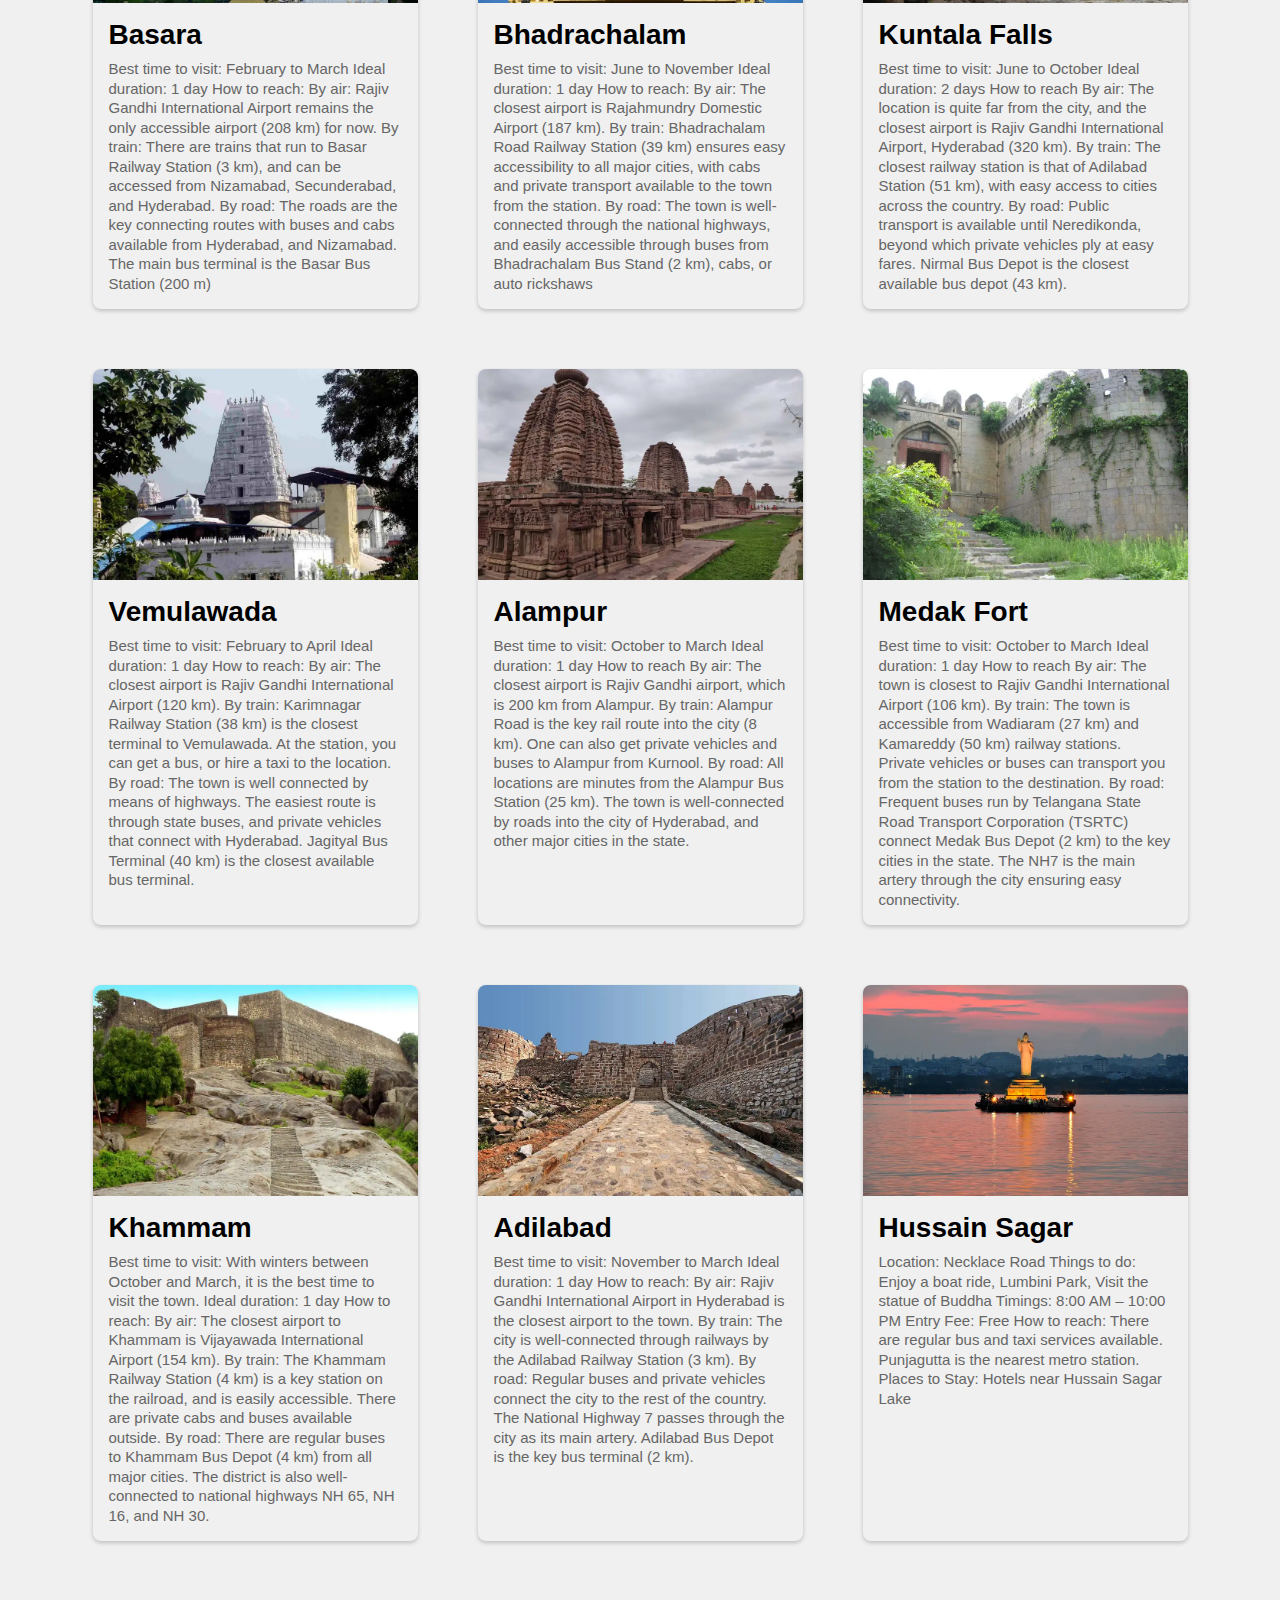
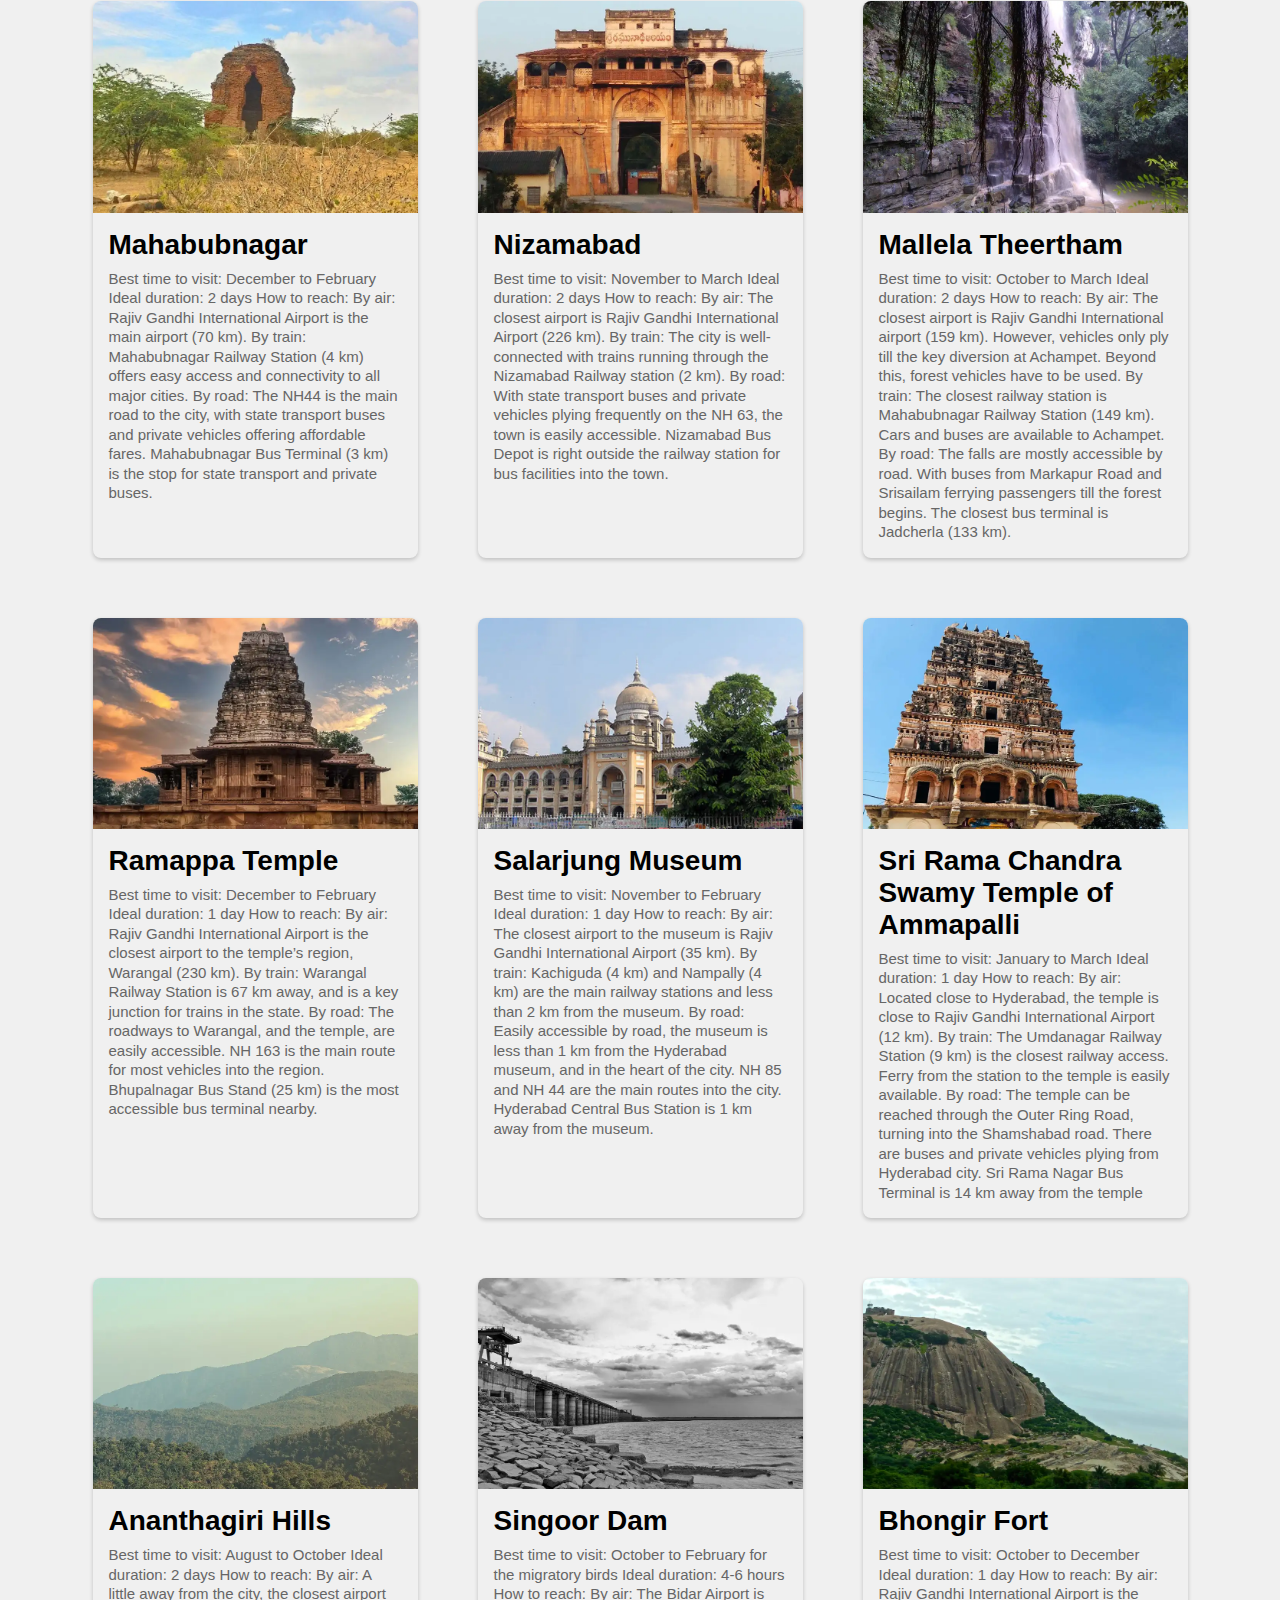
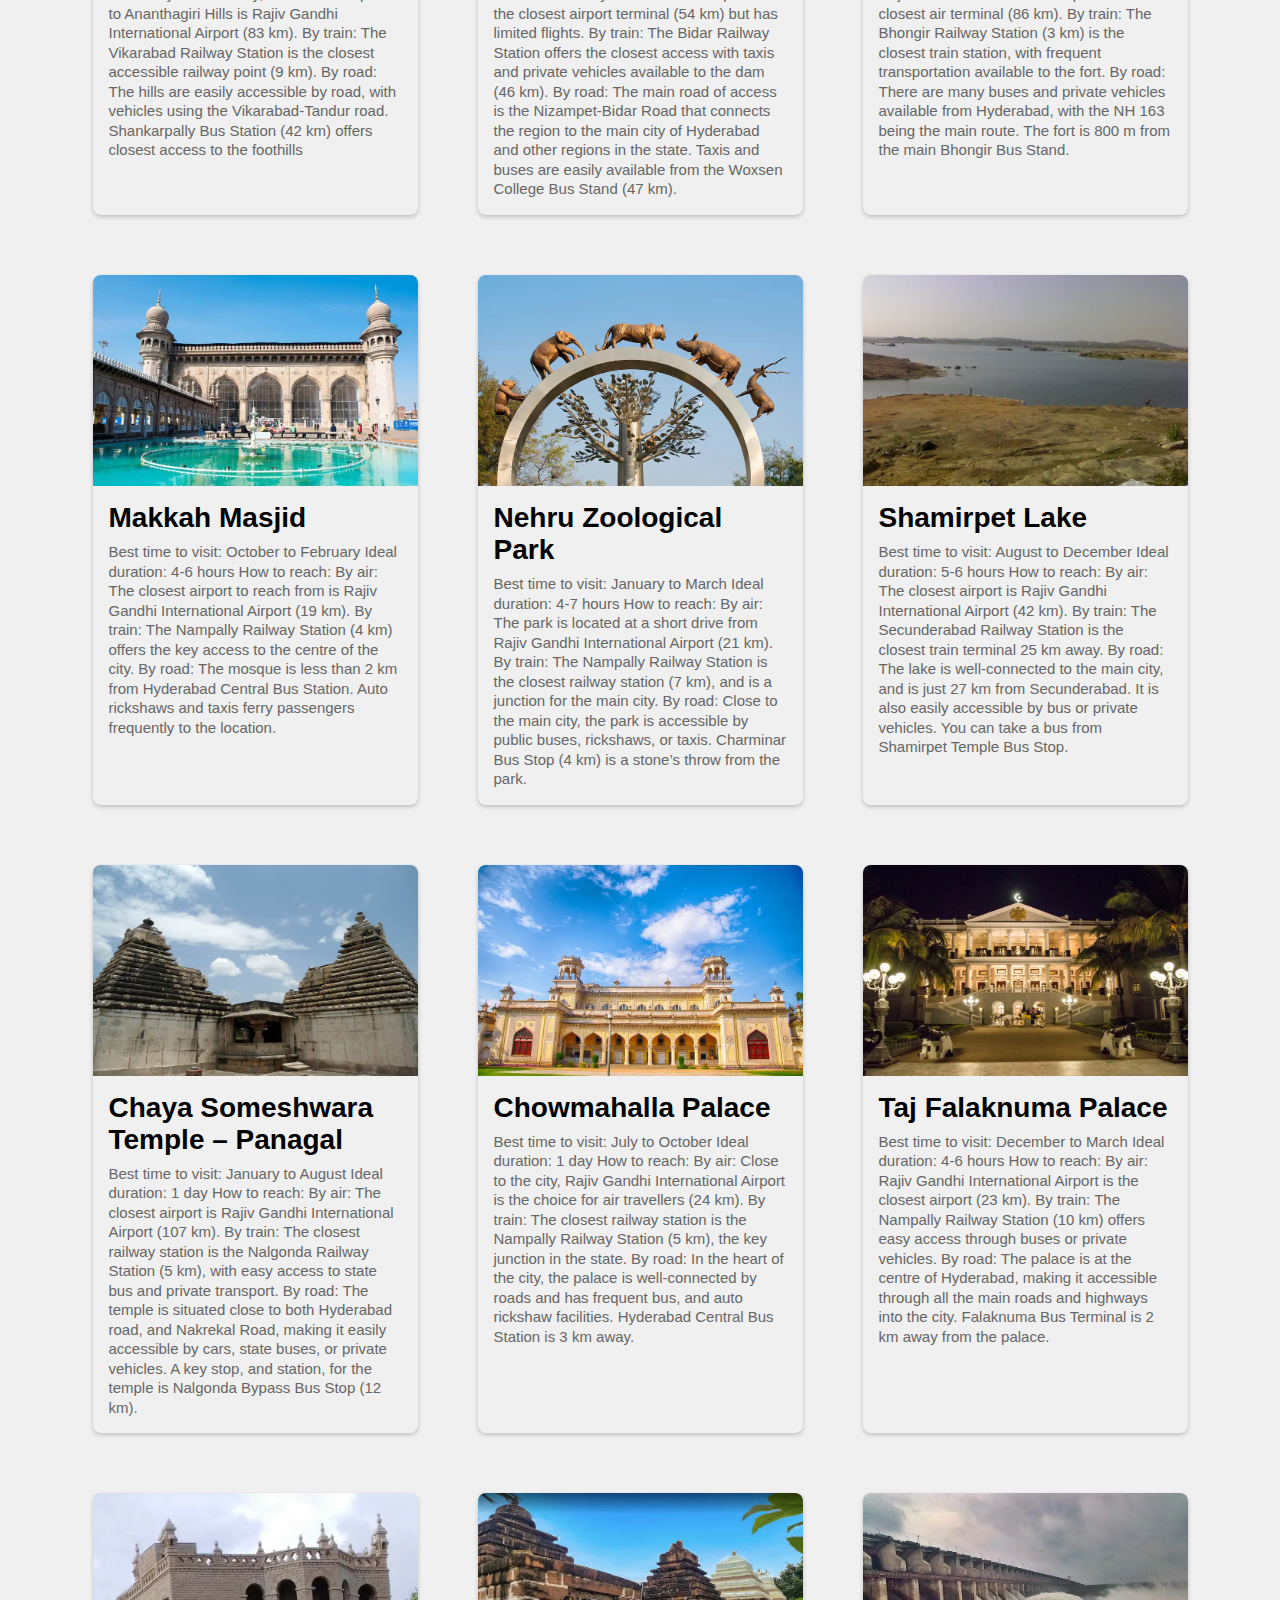
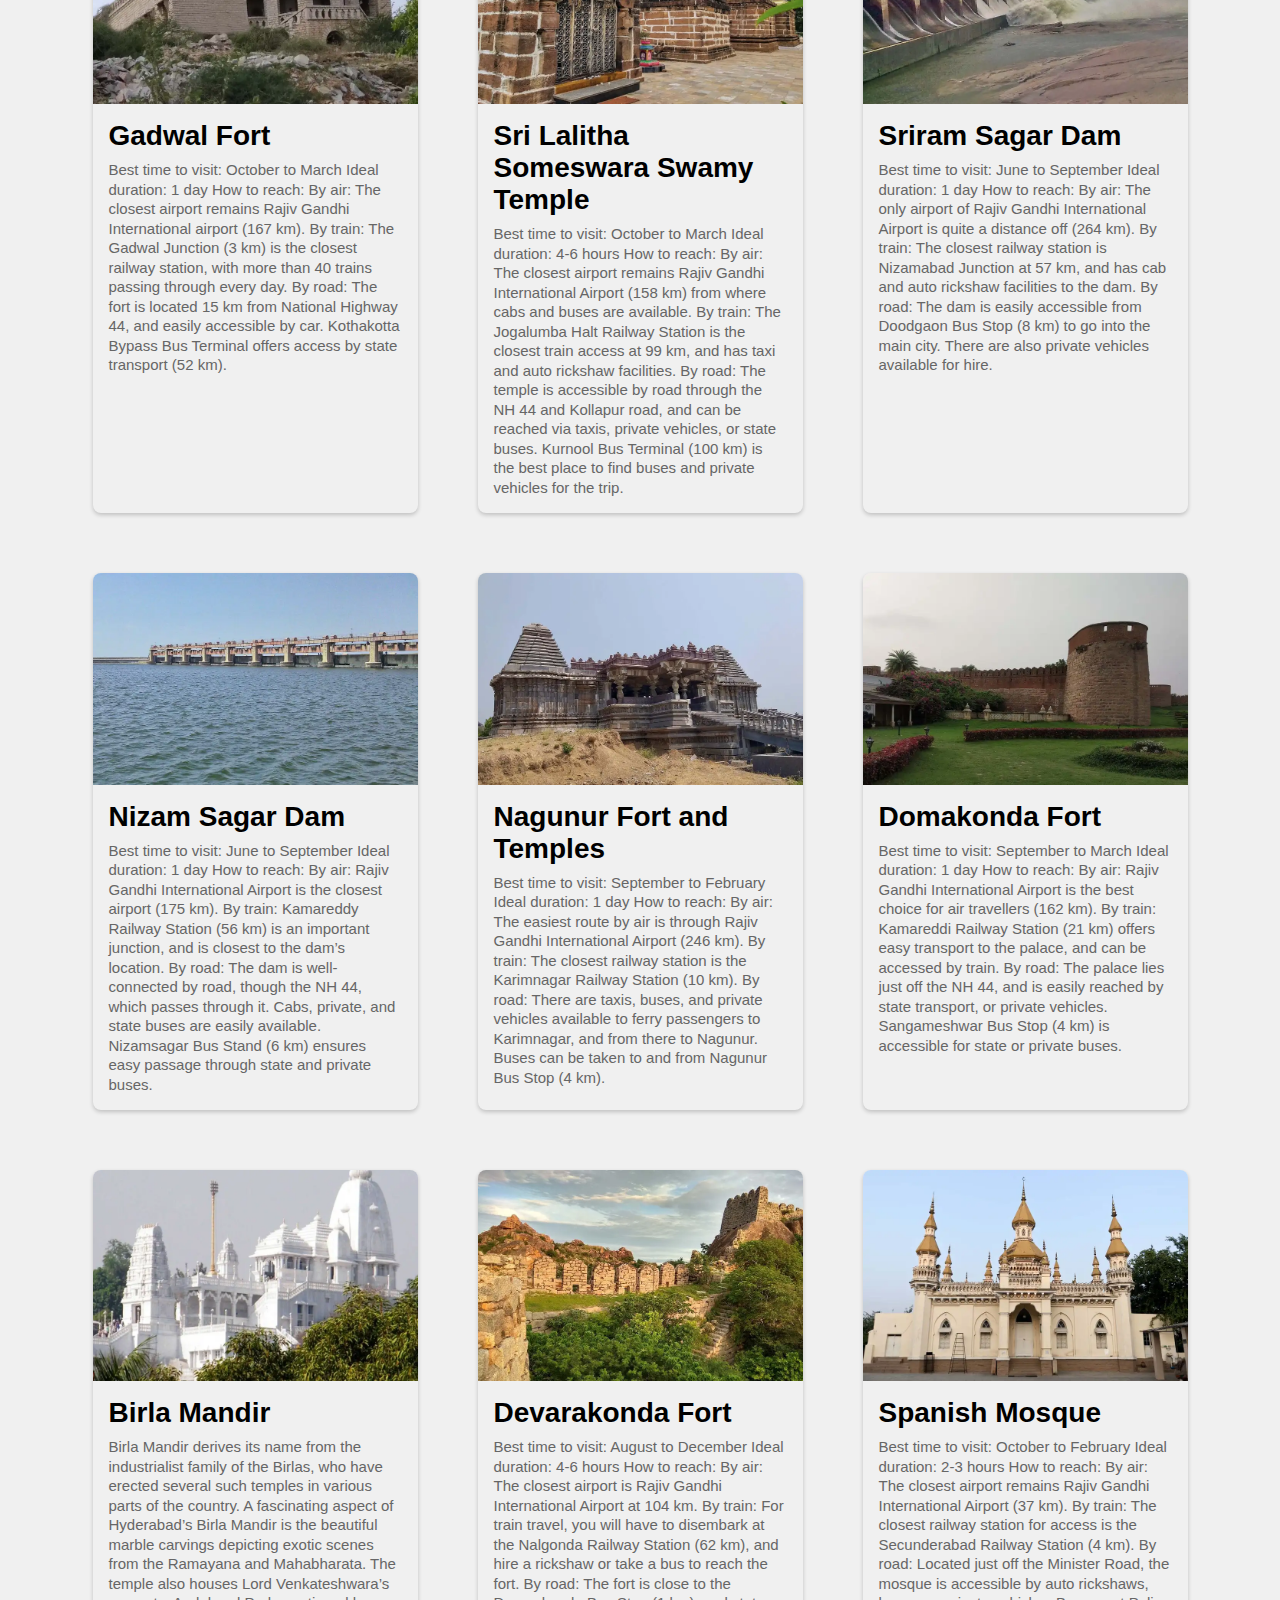
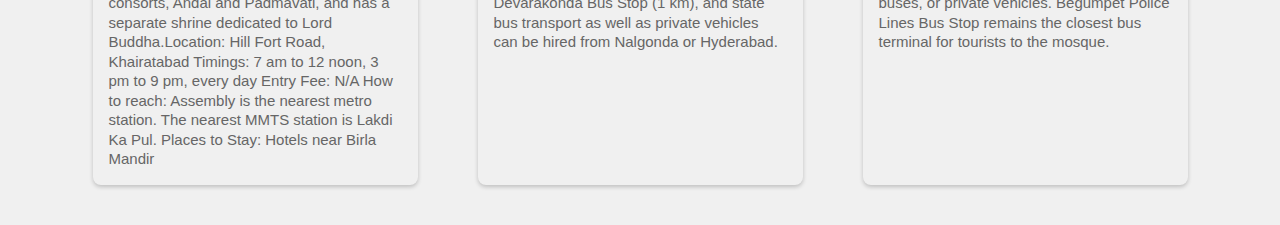
<file: RTSR PROJECT/Places.html>
<!DOCTYPE html>
<html lang="en">
    <head>
        <meta charset="UTF-8">
    <title>Places</title>
    <meta name="viewport" content="width=device-width,initial-scale=1.0">
    <link rel="stylesheet" href="style1.css">
 </head>
 <body>
    <div class="card-container">
     <div class="card">
        <img src="25.-Charminar.jpg_cf-webp_w-848_h-551">
        <div class="card-content">
            <h2>Charminar</h2>
            <p>Best time to visit: October to March
                Ideal duration: 4-6 hours 
                How to reach: 
                By air: Rajiv Gandhi International Airport is the best option for air travellers (19 km).
                By train: The Nampally Railway Station (4 km) is the closest railway terminal to the monument. Taxis and rickshaws are easily available to Charminar from here. 
                By road: The Hyderabad Bus Station is barely 3 km away from the monument. It is also well-connected with auto rickshaws and bus facilities available.</p>
        </div>
     </div>   
     <div class="card">
        <img src="Ramoji-Film-City.jpg_cf-webp_w-848_h-551">
        <div class="card-content">
            <h2>Ramoji Film city</h2>
            <p>Best Time To Visit: October to December
                Ideal Duration: 1 day of stay 
                How to reach: 
                By air: Rajiv Gandhi International Airport at Shamshabad is the closest airport (41 km) from where a cab or bus can ferry you to the destination in an hour.  
                By train: You can also travel by train to the Secunderabad City Junction (37 km) and take a cab to Ramoji Film City. 
                By road: A cab from the city of Hyderabad is a simpler option. Just turn on to the Vijaywada Highway, which runs straight through to the film city. The Koheda Bus Stop on the Outer Ring Road is the closest stop to the location (8 km)</p>
        </div>
     </div>  
     <div class="card">
        <img src="Golconda-Fort.jpg_cf-webp_w-848_h-551">
        <div class="card-content">
            <h2>Golconda Fort</h2>
            <p>Best time to visit: September to March  
                Ideal duration: 3-4 hours 
                How to reach 
                By air: A fair distance from the main city, the closest airport is Vijayawada International Airport (60 km), from where cabs can easily be hired for the journey. 
                By train: Nampally Railway station (10 km) is the transit station for a trip by train. Cabs from the station are fairly regular. Another station is Malhour Railway Station, but has limited connectivity.  
                By road: The fort complex is right on the path of National Highway 65, and can be reached by road quite easily. The closest bus stop is at Makki Darwaja (1 km) with frequent bus service.</p>
        </div>
     </div>  
     <div class="card">
        <img src="warangal.jpg_cf-webp_w-848_h-551">
        <div class="card-content">
            <h2>Warngal</h2>
            <p>Best time to visit: October to March, a monsoon trip is also advised
                Ideal duration: 1-2 days 
                How to reach
                By air:  The closest airport is Rajiv Gandhi International Airport (93 km). 
                By train: Warangal is a junction city, with trains connecting to every major city in India. Cabs from the railway station are easily available to destinations. 
                By road: The city is connected through National Highways 163 and 563, with buses and cab fares to Bengaluru, Chennai and Hyderabad available. Warangal Bus Stand is the Main Bus Terminal (3 km) and connects to the entire district. </p>
        </div>
     </div>  
     <div class="card">
        <img src="Nagarjuna-Sagar.jpg_cf-webp_w-848_h-551">
        <div class="card-content">
            <h2>Nagarjuna Sagar</h2>
            <p>Best time to visit: September to March
                Ideal duration: 1-2 days 
                How to reach
                By air: The closest airport is Rajiv Gandhi International Airport (153 km), and is easily accessible by cabs or buses. 
                By train: To reach by train, you have to get down at the Macherla Railway Station (24 km), and take a cab to the dam. 
                By road: The place is well-connected through roads to major cities like Nalgonda, Hyderabad, and Secunderabad among others. Buses are easily available till the Miryalguda Bus Station (58 km), and the National Highway 65 ensures faster connectivity.</p>
        </div>
     </div>  
     <div class="card">
        <img src="Yadagirigutta_temple_main_Gopuram-1.jpg_cf-webp_w-848_h-551">
        <div class="card-content">
            <h2>Yadagirigutta</h2>
            <p>Best time to visit: September to March 
                Ideal duration: 1 day 
                How to reach 
                By air: Rajiv Gandhi International Airport remains the closest airport (90 km). 
                By train: Train connectivity is easily accessible through the Bhongir Railway Station (11 km). 
                By road: Buses and cabs are quite frequent in the region through the Inner Ring Road, or National Highway 163. The closest bus stop is Rayagiri (7 km)</p>
        </div>
     </div>  
     <div class="card">
        <img src="6.-Basara-telangana.jpg_cf-webp_w-848_h-551">
        <div class="card-content">
            <h2>Basara</h2>
            <p>Best time to visit: February to March
                Ideal duration: 1 day
                How to reach:
                By air: Rajiv Gandhi International Airport remains the only accessible airport (208 km) for now. 
                By train: There are trains that run to Basar Railway Station (3 km), and can be accessed from Nizamabad, Secunderabad, and Hyderabad.  
                By road: The roads are the key connecting routes with buses and cabs available from Hyderabad, and Nizamabad. The main bus terminal is the Basar Bus Station (200 m)</p>
        </div>
     </div>  
     <div class="card">
        <img src="Bhadrachalam.jpg_cf-webp_w-848_h-551">
        <div class="card-content">
            <h2>Bhadrachalam</h2>
            <p>Best time to visit: June to November 
                Ideal duration: 1 day
                How to reach: 
                By air: The closest airport is Rajahmundry Domestic Airport (187 km).
                By train: Bhadrachalam Road Railway Station (39 km) ensures easy accessibility to all major cities, with cabs and private transport available to the town from the station. 
                By road: The town is well-connected through the national highways, and easily accessible through buses from Bhadrachalam Bus Stand (2 km), cabs, or auto rickshaws </p>
        </div>
     </div>  
     <div class="card">
        <img src="kuntala.jpg_cf-webp_w-848_h-551">
        <div class="card-content">
            <h2>Kuntala Falls</h2>
            <p>Best time to visit: June to October 
                Ideal duration: 2 days 
                How to reach
                By air: The location is quite far from the city, and the closest airport is Rajiv Gandhi International Airport, Hyderabad (320 km). 
                By train: The closest railway station is that of Adilabad Station (51 km), with easy access to cities across the country. 
                By road: Public transport is available until Neredikonda, beyond which private vehicles ply at easy fares. Nirmal Bus Depot is the closest available bus depot (43 km).</p>
        </div>
     </div>  
     <div class="card">
        <img src="Vemulawada.jpg_cf-webp_w-848_h-551">
        <div class="card-content">
            <h2>Vemulawada</h2>
            <p>Best time to visit: February to April  
                Ideal duration: 1 day 
                How to reach: 
                By air: The closest airport is Rajiv Gandhi International Airport (120 km).
                By train: Karimnagar Railway Station (38 km) is the closest terminal to Vemulawada. At the station, you can get a bus, or hire a taxi to the location. 
                By road: The town is well connected by means of highways. The easiest route is through state buses, and private vehicles that connect with Hyderabad. Jagityal Bus Terminal (40 km) is the closest available bus terminal. </p>
        </div>
     </div>  
     <div class="card">
        <img src="Alampur.jpg_cf-webp_w-848_h-551">
        <div class="card-content">
            <h2>Alampur</h2>
            <p>Best time to visit: October to March  
                Ideal duration: 1 day
                How to reach
                By air: The closest airport is Rajiv Gandhi airport, which is 200 km from Alampur. 
                By train: Alampur Road is the key rail route into the city (8 km). One can also get private vehicles and buses to Alampur from Kurnool. 
                By road: All locations are minutes from the Alampur Bus Station (25 km). The town is well-connected by roads into the city of Hyderabad, and other major cities in the state.</p>
        </div>
     </div>  
     <div class="card">
        <img src="Medak.jpg_cf-webp_w-848_h-551">
        <div class="card-content">
            <h2>Medak Fort</h2>
            <p>Best time to visit: October to March 
                Ideal duration: 1 day
                How to reach
                By air: The town is closest to Rajiv Gandhi International Airport (106 km).
                By train: The town is accessible from Wadiaram (27 km) and Kamareddy (50 km) railway stations. Private vehicles or buses can transport you from the station to the destination. 
                By road: Frequent buses run by Telangana State Road Transport Corporation (TSRTC) connect Medak Bus Depot (2 km) to the key cities in the state. The NH7 is the main artery through the city ensuring easy connectivity. </p>
        </div>
     </div>  
     <div class="card">
        <img src="Khammam.jpg_cf-webp_w-848_h-551">
        <div class="card-content">
            <h2>Khammam</h2>
            <p>Best time to visit: With winters between October and March, it is the best time to visit the town.  
                Ideal duration: 1 day 
                How to reach: 
                By air: The closest airport to Khammam is Vijayawada International Airport (154 km).
                By train: The Khammam Railway Station (4 km) is a key station on the railroad, and is easily accessible. There are private cabs and buses available outside. 
                By road:  There are regular buses to Khammam Bus Depot (4 km) from all major cities. The district is also well-connected to national highways NH 65, NH 16, and NH 30.</p>
        </div>
     </div>  
     <div class="card">
        <img src="Adilabad.jpg_cf-webp_w-848_h-551">
        <div class="card-content">
            <h2>Adilabad</h2>
            <p>Best time to visit: November to March 
                Ideal duration: 1 day 
                How to reach:
                By air: Rajiv Gandhi International Airport in Hyderabad is the closest airport to the town. 
                By train: The city is well-connected through railways by the Adilabad Railway Station (3 km). 
                By road: Regular buses and private vehicles connect the city to the rest of the country. The National Highway 7 passes through the city as its main artery. Adilabad Bus Depot is the key bus terminal (2 km). </p>
        </div>
     </div>  
     <div class="card">
        <img src="Hussiansagra.jpg_cf-webp_w-848_h-551">
        <div class="card-content">
            <h2>Hussain Sagar</h2>
            <p>Location: Necklace Road
                Things to do: Enjoy a boat ride, Lumbini Park, Visit the statue of Buddha
                Timings: 8:00 AM – 10:00 PM
                Entry Fee: Free
                How to reach: There are regular bus and taxi services available. Punjagutta is the nearest metro station.
                Places to Stay: Hotels near Hussain Sagar Lake</p>
        </div>
     </div>  
     <div class="card">
        <img src="Mahabubnagar.jpg_cf-webp_w-848_h-551">
        <div class="card-content">
            <h2>Mahabubnagar</h2>
            <p>Best time to visit: December to February 
                Ideal duration: 2 days 
                How to reach: 
                By air: Rajiv Gandhi International Airport is the main airport (70 km). 
                By train: Mahabubnagar Railway Station (4 km) offers easy access and connectivity to all major cities. 
                By road: The NH44 is the main road to the city, with state transport buses and private vehicles offering affordable fares. Mahabubnagar Bus Terminal (3 km) is the stop for state transport and private buses. </p>
        </div>
     </div>  
     <div class="card">
        <img src="15.-nizamabad-fort-telangana.jpg_cf-webp_w-848_h-551">
        <div class="card-content">
            <h2>Nizamabad</h2>
            <p>Best time to visit: November to March 
                Ideal duration: 2 days
                How to reach: 
                By air: The closest airport is Rajiv Gandhi International Airport (226 km).
                By train: The city is well-connected with trains running through the Nizamabad Railway station (2 km). 
                By road: With state transport buses and private vehicles plying frequently on the NH 63, the town is easily accessible. Nizamabad Bus Depot is right outside the railway station for bus facilities into the town.  </p>
        </div>
     </div>  
     <div class="card">
        <img src="Mallela.jpg_cf-webp_w-848_h-551">
        <div class="card-content">
            <h2>Mallela Theertham</h2>
            <p>Best time to visit: October to March 
                Ideal duration: 2 days 
                How to reach: 
                By air: The closest airport is Rajiv Gandhi International airport (159 km). However, vehicles only ply till the key diversion at Achampet. Beyond this, forest vehicles have to be used. 
                By train: The closest railway station is Mahabubnagar Railway Station (149 km). Cars and buses are available to Achampet. 
                By road: The falls are mostly accessible by road. With buses from Markapur Road and Srisailam ferrying passengers till the forest begins. The closest bus terminal is Jadcherla (133 km).</p>
        </div>
     </div>  
     <div class="card">
        <img src="Ramappa-Temple.jpg_cf-webp_w-848_h-551">
        <div class="card-content">
            <h2>Ramappa Temple</h2>
            <p>Best time to visit: December to February 
                Ideal duration: 1 day 
                How to reach: 
                By air: Rajiv Gandhi International Airport is the closest airport to the temple’s region, Warangal (230 km).
                By train: Warangal Railway Station is 67 km away, and is a key junction for trains in the state. 
                By road: The roadways to Warangal, and the temple, are easily accessible. NH 163 is the main route for most vehicles into the region. Bhupalnagar Bus Stand (25 km) is the most accessible bus terminal nearby. </p>
        </div>
     </div>  
     <div class="card">
        <img src="19.-Salarjung-Museum.jpg_cf-webp_w-848_h-551">
        <div class="card-content">
            <h2>Salarjung Museum</h2>
            <p>Best time to visit: November to February
                Ideal duration: 1 day 
                How to reach: 
                By air: The closest airport to the museum is Rajiv Gandhi International Airport (35 km).
                By train: Kachiguda (4 km) and Nampally (4 km) are the main railway stations and less than 2 km from the museum. 
                By road: Easily accessible by road, the museum is less than 1 km from the Hyderabad museum, and in the heart of the city. NH 85 and NH 44 are the main routes into the city. Hyderabad Central Bus Station is 1 km away from the museum.</p>
        </div>
     </div>  
     <div class="card">
        <img src="20.-sri-rama-chandra-swamy-temple-ammapali.jpg_cf-webp_w-848_h-551">
        <div class="card-content">
            <h2>Sri Rama Chandra Swamy Temple of Ammapalli</h2>
            <p>Best time to visit: January to March 
                Ideal duration: 1 day 
                How to reach: 
                By air: Located close to Hyderabad, the temple is close to Rajiv Gandhi International Airport (12 km). 
                By train: The Umdanagar Railway Station (9 km) is the closest railway access. Ferry from the station to the temple is easily available. 
                By road: The temple can be reached through the Outer Ring Road, turning into the Shamshabad road. There are buses and private vehicles plying from Hyderabad city. Sri Rama Nagar Bus Terminal is 14 km away from the temple</p>
        </div>
     </div>  
     <div class="card">
        <img src="Ananthagiri-Hills.jpg_cf-webp_w-848_h-551">
        <div class="card-content">
            <h2>Ananthagiri Hills</h2>
            <p>Best time to visit: August to October
                Ideal duration: 2 days 
                How to reach: 
                By air: A little away from the city, the closest airport to Ananthagiri Hills is Rajiv Gandhi International Airport (83 km). 
                By train: The Vikarabad Railway Station is the closest accessible railway point (9 km). 
                By road: The hills are easily accessible by road, with vehicles using the Vikarabad-Tandur road. Shankarpally Bus Station (42 km) offers closest access to the foothills</p>
        </div>
     </div>  
     <div class="card">
        <img src="23.-Singur-Dam-telangana.jpg_cf-webp_w-848_h-551">
        <div class="card-content">
            <h2>Singoor Dam</h2>
            <p>Best time to visit: October to February for the migratory birds 
                Ideal duration: 4-6 hours 
                How to reach: 
                By air: The Bidar Airport is the closest airport terminal (54 km) but has limited flights. 
                By train: The Bidar Railway Station offers the closest access with taxis and private vehicles available to the dam (46 km).
                By road: The main road of access is the Nizampet-Bidar Road that connects the region to the main city of Hyderabad and other regions in the state. Taxis and buses are easily available from the Woxsen College Bus Stand (47 km).</p>
        </div>
     </div>  
     <div class="card">
        <img src="BHONGIR FORT.jpg_cf-webp_w-848_h-551">
        <div class="card-content">
            <h2>Bhongir Fort</h2>
            <p>Best time to visit:  October to December 
                Ideal duration: 1 day 
                How to reach: 
                By air: Rajiv Gandhi International Airport is the closest air terminal (86 km). 
                By train: The Bhongir Railway Station (3 km) is the closest train station, with frequent transportation available to the fort. 
                By road: There are many buses and private vehicles available from Hyderabad, with the NH 163 being the main route. The fort is 800 m from the main Bhongir Bus Stand. </p>
        </div>
     </div>  
     <div class="card">
        <img src="26-.Makkah-masjid.jpg_cf-webp_w-848_h-551">
        <div class="card-content">
            <h2>Makkah Masjid</h2>
            <p>Best time to visit: October to February  
                Ideal duration: 4-6 hours 
                How to reach: 
                By air: The closest airport to reach from is Rajiv Gandhi International Airport (19 km).
                By train: The Nampally Railway Station (4 km) offers the key access to the centre of the city. 
                By road: The mosque is less than 2 km from Hyderabad Central Bus Station. Auto rickshaws and taxis ferry passengers frequently to the location.</p>
        </div>
     </div>  
     <div class="card">
        <img src="Nehru-Zoological-Park.jpg_cf-webp_w-848_h-551">
        <div class="card-content">
            <h2>Nehru Zoological Park</h2>
            <p>Best time to visit: January to March 
                Ideal duration: 4-7 hours 
                How to reach: 
                By air: The park is located at a short drive from Rajiv Gandhi International Airport (21 km). 
                By train: The Nampally Railway Station is the closest railway station (7 km), and is a junction for the main city.  
                By road: Close to the main city, the park is accessible by public buses, rickshaws, or taxis. Charminar Bus Stop (4 km) is a stone’s throw from the park. </p>
        </div>
     </div>  
     <div class="card">
        <img src="Shamirpet-Lake.jpg_cf-webp_w-848_h-551">
        <div class="card-content">
            <h2>Shamirpet Lake</h2>
            <p>Best time to visit: August to December 
                Ideal duration: 5-6 hours 
                How to reach: 
                By air: The closest airport is Rajiv Gandhi International Airport (42 km). 
                By train: The Secunderabad Railway Station is the closest train terminal 25 km away. 
                By road: The lake is well-connected to the main city, and is just 27 km from Secunderabad. It is also easily accessible by bus or private vehicles. You can take a bus from Shamirpet Temple Bus Stop.</p>
        </div>
     </div>  
     <div class="card">
        <img src="32.-Chaya-Someshwara-Temple-panagal.jpg_cf-webp_w-848_h-551">
        <div class="card-content">
            <h2>Chaya Someshwara Temple – Panagal</h2>
            <p>Best time to visit: January to August 
                Ideal duration: 1 day
                How to reach: 
                By air: The closest airport is Rajiv Gandhi International Airport (107 km). 
                By train: The closest railway station is the Nalgonda Railway Station (5 km), with easy access to state bus and private transport. 
                By road: The temple is situated close to both Hyderabad road, and Nakrekal Road, making it easily accessible by cars, state buses, or private vehicles. A key stop, and station, for the temple is Nalgonda Bypass Bus Stop (12 km).</p>
        </div>
     </div>  
     <div class="card">
        <img src="Chowmallal palace.jpg_cf-webp_w-848_h-551">
        <div class="card-content">
            <h2> Chowmahalla Palace</h2>
            <p>Best time to visit: July to October  
                Ideal duration: 1 day 
                How to reach: 
                By air: Close to the city, Rajiv Gandhi International Airport is the choice for air travellers (24 km). 
                By train: The closest railway station is the Nampally Railway Station (5 km), the key junction in the state. 
                By road: In the heart of the city, the palace is well-connected by roads and has frequent bus, and auto rickshaw facilities. Hyderabad Central Bus Station is 3 km away.</p>
        </div>
     </div>  
     <div class="card">
        <img src="37.-Taj-Falaknuma-Palace.jpg_cf-webp_w-848_h-551">
        <div class="card-content">
            <h2>Taj Falaknuma Palace</h2>
            <p>Best time to visit: December to March  
                Ideal duration: 4-6 hours 
                How to reach: 
                By air: Rajiv Gandhi International Airport is the closest airport (23 km). 
                By train: The Nampally Railway Station (10 km) offers easy access through buses or private vehicles. 
                By road: The palace is at the centre of Hyderabad, making it accessible through all the main roads and highways into the city. Falaknuma Bus Terminal is 2 km away from the palace. </p>
        </div>
     </div>  
     <div class="card">
        <img src="38.-Gadwal-fort-telangana.jpg_cf-webp_w-848_h-551">
        <div class="card-content">
            <h2>Gadwal Fort</h2>
            <p>Best time to visit: October to March 
                Ideal duration: 1 day
                How to reach: 
                By air: The closest airport remains Rajiv Gandhi International airport (167 km).  
                By train: The Gadwal Junction (3 km) is the closest railway station, with more than 40 trains passing through every day. 
                By road: The fort is located 15 km from National Highway 44, and easily accessible by car. Kothakotta Bypass Bus Terminal offers access by state transport (52 km).</p>
        </div>
     </div>  
     <div class="card">
        <img src="38-Sri-Lalitha-Someswara-Swamy-Temple.jpg_cf-webp_w-848_h-551">
        <div class="card-content">
            <h2>Sri Lalitha Someswara Swamy Temple</h2>
            <p>Best time to visit: October to March  
                Ideal duration: 4-6 hours 
                How to reach: 
                By air: The closest airport remains Rajiv Gandhi International Airport (158 km) from where cabs and buses are available. 
                By train: The Jogalumba Halt Railway Station is the closest train access at 99 km, and has taxi and auto rickshaw facilities. 
                By road: The temple is accessible by road through the NH 44 and Kollapur road, and can be reached via taxis, private vehicles, or state buses. Kurnool Bus Terminal (100 km) is the best place to find buses and private vehicles for the trip.</p>
        </div>
     </div>
     <div class="card">
        <img src="41.-Sriram-Sagar-Dam.jpg_cf-webp_w-848_h-551">
        <div class="card-content">
            <h2>Sriram Sagar Dam</h2>
            <p>Best time to visit: June to September 
                Ideal duration: 1 day 
                How to reach: 
                By air: The only airport of Rajiv Gandhi International Airport is quite a distance off (264 km). 
                By train: The closest railway station is Nizamabad Junction at 57 km, and has cab and auto rickshaw facilities to the dam. 
                By road: The dam is easily accessible from Doodgaon Bus Stop (8 km) to go into the main city. There are also private vehicles available for hire. </p>
        </div>
     </div> 
     <div class="card">
        <img src="42.-Nizam-Sagar-Dam.jpg_cf-webp_w-848_h-551">
        <div class="card-content">
            <h2>Nizam Sagar Dam</h2>
            <p>Best time to visit: June to September 
                Ideal duration: 1 day 
                How to reach: 
                By air: Rajiv Gandhi International Airport is the closest airport (175 km).
                By train: Kamareddy Railway Station (56 km) is an important junction, and is closest to the dam’s location. 
                By road: The dam is well-connected by road, though the NH 44, which passes through it. Cabs, private, and state buses are easily available. Nizamsagar Bus Stand (6 km) ensures easy passage through state and private buses. </p>
        </div>
     </div> 
     <div class="card">
        <img src="44.-Nagunur-Fort-and-temple.jpg_cf-webp_w-848_h-551">
        <div class="card-content">
            <h2>Nagunur Fort and Temples</h2>
            <p>Best time to visit: September to February  
                Ideal duration: 1 day 
                How to reach: 
                By air: The easiest route by air is through Rajiv Gandhi International Airport (246 km). 
                By train: The closest railway station is the Karimnagar Railway Station (10 km). 
                By road: There are taxis, buses, and private vehicles available to ferry passengers to Karimnagar, and from there to Nagunur. Buses can be taken to and from Nagunur Bus Stop (4 km).</p>
        </div>
     </div> 
     <div class="card">
        <img src="43.-Domakonda-Fort.jpg_cf-webp_w-848_h-551">
        <div class="card-content">
            <h2>Domakonda Fort</h2>
            <p>Best time to visit: September to March 
                Ideal duration: 1 day 
                How to reach: 
                By air: Rajiv Gandhi International Airport is the best choice for air travellers (162 km). 
                By train: Kamareddi Railway Station (21 km) offers easy transport to the palace, and can be accessed by train. 
                By road: The palace lies just off the NH 44, and is easily reached by state transport, or private vehicles. Sangameshwar Bus Stop (4 km) is accessible for state or private buses.</p>
        </div>
     </div> 
     <div class="card">
        <img src="Birla-Mandir-1.jpg_cf-webp_w-848_h-551">
        <div class="card-content">
            <h2>Birla Mandir</h2>
            <p>Birla Mandir derives its name from the industrialist family of the Birlas, who have erected several such temples in various parts of the country. A fascinating aspect of Hyderabad’s Birla Mandir is the beautiful marble carvings depicting exotic scenes from the Ramayana and Mahabharata. The temple also houses Lord Venkateshwara’s consorts, Andal and Padmavati, and has a separate shrine dedicated to Lord Buddha.Location: Hill Fort Road, Khairatabad
                Timings: 7 am to 12 noon, 3 pm to 9 pm, every day
                Entry Fee: N/A
                How to reach: Assembly is the nearest metro station. The nearest MMTS station is Lakdi Ka Pul.
                Places to Stay: Hotels near Birla Mandir</p>
        </div>
     </div> 
     <div class="card">
        <img src="30.-Devarakonda-Fort-telangana.jpg_cf-webp_w-848_h-551">
        <div class="card-content">
            <h2>Devarakonda Fort</h2>
            <p>Best time to visit: August to December
                Ideal duration: 4-6 hours 
                How to reach: 
                By air: The closest airport is Rajiv Gandhi International Airport at 104 km. 
                By train: For train travel, you will have to disembark at the Nalgonda Railway Station (62 km), and hire a rickshaw or take a bus to reach the fort. 
                By road: The fort is close to the Devarakonda Bus Stop (1 km), and state bus transport as well as private vehicles can be hired from Nalgonda or Hyderabad.</p>
        </div>
     </div> 
     <div class="card">
        <img src="29.-spanish-mosque.jpg_cf-webp_w-848_h-551">
        <div class="card-content">
            <h2>Spanish Mosque</h2>
            <p>Best time to visit: October to February 
                Ideal duration: 2-3 hours 
                How to reach: 
                By air: The closest airport remains Rajiv Gandhi International Airport (37 km). 
                By train: The closest railway station for access is the Secunderabad Railway Station (4 km). 
                By road: Located just off the Minister Road, the mosque is accessible by auto rickshaws, buses, or private vehicles. Begumpet Police Lines Bus Stop remains the closest bus terminal for tourists to the mosque. </p>
        </div>
     </div> 


    </div>
 </body>

</html>
</file>
<file: RTSR PROJECT/style.css>
@import url("https://fonts.googleapis.com/css2?family=Open+Sans:wght@400;500;600;700&display=swap");
*{
    margin: 0;
    padding: 0;
    box-sizing: border-box;
    font-family:"Open Sans",sans-serif;
}
body{
    width:100%;
    height: 100vh;
    background: url("background.jpg") center/cover no-repeat;
}
header{
    position: fixed;
    width: 100%;
    left:0;
    top: 0;
    padding: 0 10px;
}
.navbar{
    display: flex;
    padding: 22px 0;
    align-items: center;
    max-width: 1200px;
    margin: 0 auto;
    justify-content: space-between;

}

.navbar .logo{
    display: flex;
    gap: 10px;
    align-items: center;
    text-decoration: none;

}
.navbar .logo img{
    width: 5px;
    border-radius: 10%;
}
.navbar .logo h2{
    font-size:1.7rem;
    font-weight:600;
}
.navbar .links{
    display: flex;
    list-style: none;
    gap: 35px;
}
.navbar .links a{
    color: #fff;
    text-decoration: none;
    font-size: 1.1rem;
    font-weight: 500;
}
.navbar .links a:hover{
    color:#19e8ff;
}
.navbar .login-btn{
    border: none;
    outline: none;
    color: #275360;
    font-size: 1rem;
    font-weight: 600;
    padding: 10px 18px;
    border-radius:3px;
    cursor: pointer;
    background: #fff;
}
.blur-bg-overlay{
    position: fixed;
    top: 0;
    left: 0;
    width:100%;
    height: 100%;
    opacity: 0;
    pointer-events: none;
    backdrop-filter: blur(5px);
}
.show-popup .blur-bg-overlay{
    opacity: 1;
    pointer-events: auto;
}
.form-popup{
    position: fixed;
    top:50%;
    left:50%;
    max-width:720px;
    width:100%;
    opacity: 0;
    pointer-events: none;
    background: #fff;
    border: 2px soild #fff;
    transform: translate(-50%,-100%);
}
.show-popup .form-popup{
    opacity: 1;
    pointer-events: auto;
    transform: translate(-50%,-50%);
    transition: transform 0.3s ease, opacity 0.1s;
}
.form-popup .close-btn{
    position:absolute;
    top: 12px;
    right:12px;
    color: #878784;
    cursor: pointer
    ;
}
.form-popup .form-box{
    display:flex;
}
.form-box .form-details{
    max-width: 330px;
    width: 100%;
    color: #fff;
    flex-direction: column;
    align-items: center;
    justify-content: center;
    display: flex;
    padding:0 20px;
    text-align: center;
}
.login .form-details{
    background: url("login.jpg");
    background-size: cover;
    background-position: center;
}
.form-box h2{
    text-align: center;
    margin-bottom: 30px;

}
.form-box .form-content{
    width: 100%;
    padding: 35px;
}
form .input-field{
    width: 100%;
    height: 50px;
    margin-top: 20px;
    position: relative;
}
form .input-field input{
    width: 100%;
    height: 100%;
    outline:none;
    padding: 0 15px;
    font-size: 0.95rem;
    border-radius: 3px;
    border: 1px solid #717171;

}
.input-field input:focus{
    border-color: #00bcd4;
}
.input-field input:is(:focus,:valid){
    padding: 16px 15px 0;
}
form .input-field label{
    position:absolute;
    top: 50%;
    left:15px;
    color: #717171;
    pointer-events: none;
    transform: translateY(-50%);
    transition: 0.2s ease;
}
.input-field input:is(:focus,:valid) ~ label{
    transform:translateY(-120%);
    font-size: 0.75rem;
    color:#00bcd4;
}
.form-box a{
    color: #00bcd4;
    text-decoration: none;
}
.form-box a:hover{
    text-decoration: underline;
}
.form-box :where(.forgot-pass,.policy-text){
    display: inline-flex;
    margin-top: 14px;
    font-size: 0.95rem;
}
form button{
    width: 100%;
    outline: none;
    border:none;
    font-size: 1rem;
    font-weight: 500;
    padding: 14px 0;
    border-radius: 3px;
    margin: 25px 0;
    color: #fff;
    cursor: pointer;
    background: #00bcd4;
}
form button:hover{
    background: #0097a7;
}
.form-box .bottom-link{
    text-align:center;
}
.form-popup .signup,
.form-popup.show-signup .login{
    display: none;
}
.form-popup.show-signup .signup{
    display: flex;
}
.signup .policy-text{
    display: flex;
    align-items: center;
}
.signup .policy-text input{
    width: 14px;
    height: 14px;
    margin-right: 7px;
}
@media (max-width:760px){
    .navbar{
        padding:15px 0;
    }
    .navbar .logo img{
        display: none;
    }
    .navbar .logo h2{
        display:1.4rem;
    }
    .navbar .links{
        position: fixed;
        left: 0;
        top: 0;
        width:100%;
        height: 100vh;
        display: block;
        padding-top: 60px;
        text-align: center;
        background:#fff;
    }
    .navbar .links a{
        color:#000;
        display: inline-flex;
        margin: 20px 0;
        font-size: 1.2rem;
    }
    .navabar .login-btn{
           font-size:0.9rem;
           padding: 7px 10px;
    }
}
@media (max-width:760px){
    .form-popup{
        width: 95%;
    }
    .form-box .form-details{
        display: none;
    }
    .form-box .form-content{
        padding:3p0px,20px;
    }
}
</file>
<file: RTSR PROJECT/style1.css>
* {
    box-sizing: border-box;
    margin: 0px;
    padding: 0px;
    font-family: sans-serif;
}

body {
    font-family: Arial, sans-serif;
    display: flex;
    justify-content: center;
    align-items: center;
    min-height: 100vh;
    background-color: #f0f0f0;
}

.card-container {
    display: flex;
    flex-wrap: wrap;
    gap: 20px;
    padding: 20px;
    justify-content: center;
    margin-top: 100px;
}

.card {
    width: 325px;
    background-color:#f0f0f0;
    border-radius: 8px;
    overflow: hidden;
    box-shadow: 0px 2px 4px rgba(0,0,0,0.2);
    margin: 20px;
}

.card img {
    width: 100%;
    height: auto;
    display: block;
}

.card-content {
    padding: 16px;
}

.card-content h2 {
    margin-bottom: 8px;
    font-size:28px;
}

.card-content p {
    color: #666;
    font-size: 15px;
    line-height: 1.3;
}

.card:hover {
    transform: translateY(-10px);
}

@media (max-width: 768px) {
    .card {
        flex: 1 1 calc(50% - 40px);
        max-width: calc(50% - 40px);
    }
}

@media (max-width: 480px) {
    .card {
        flex: 1 1 100%;
        max-width: 100%;
    }
}
</file>
